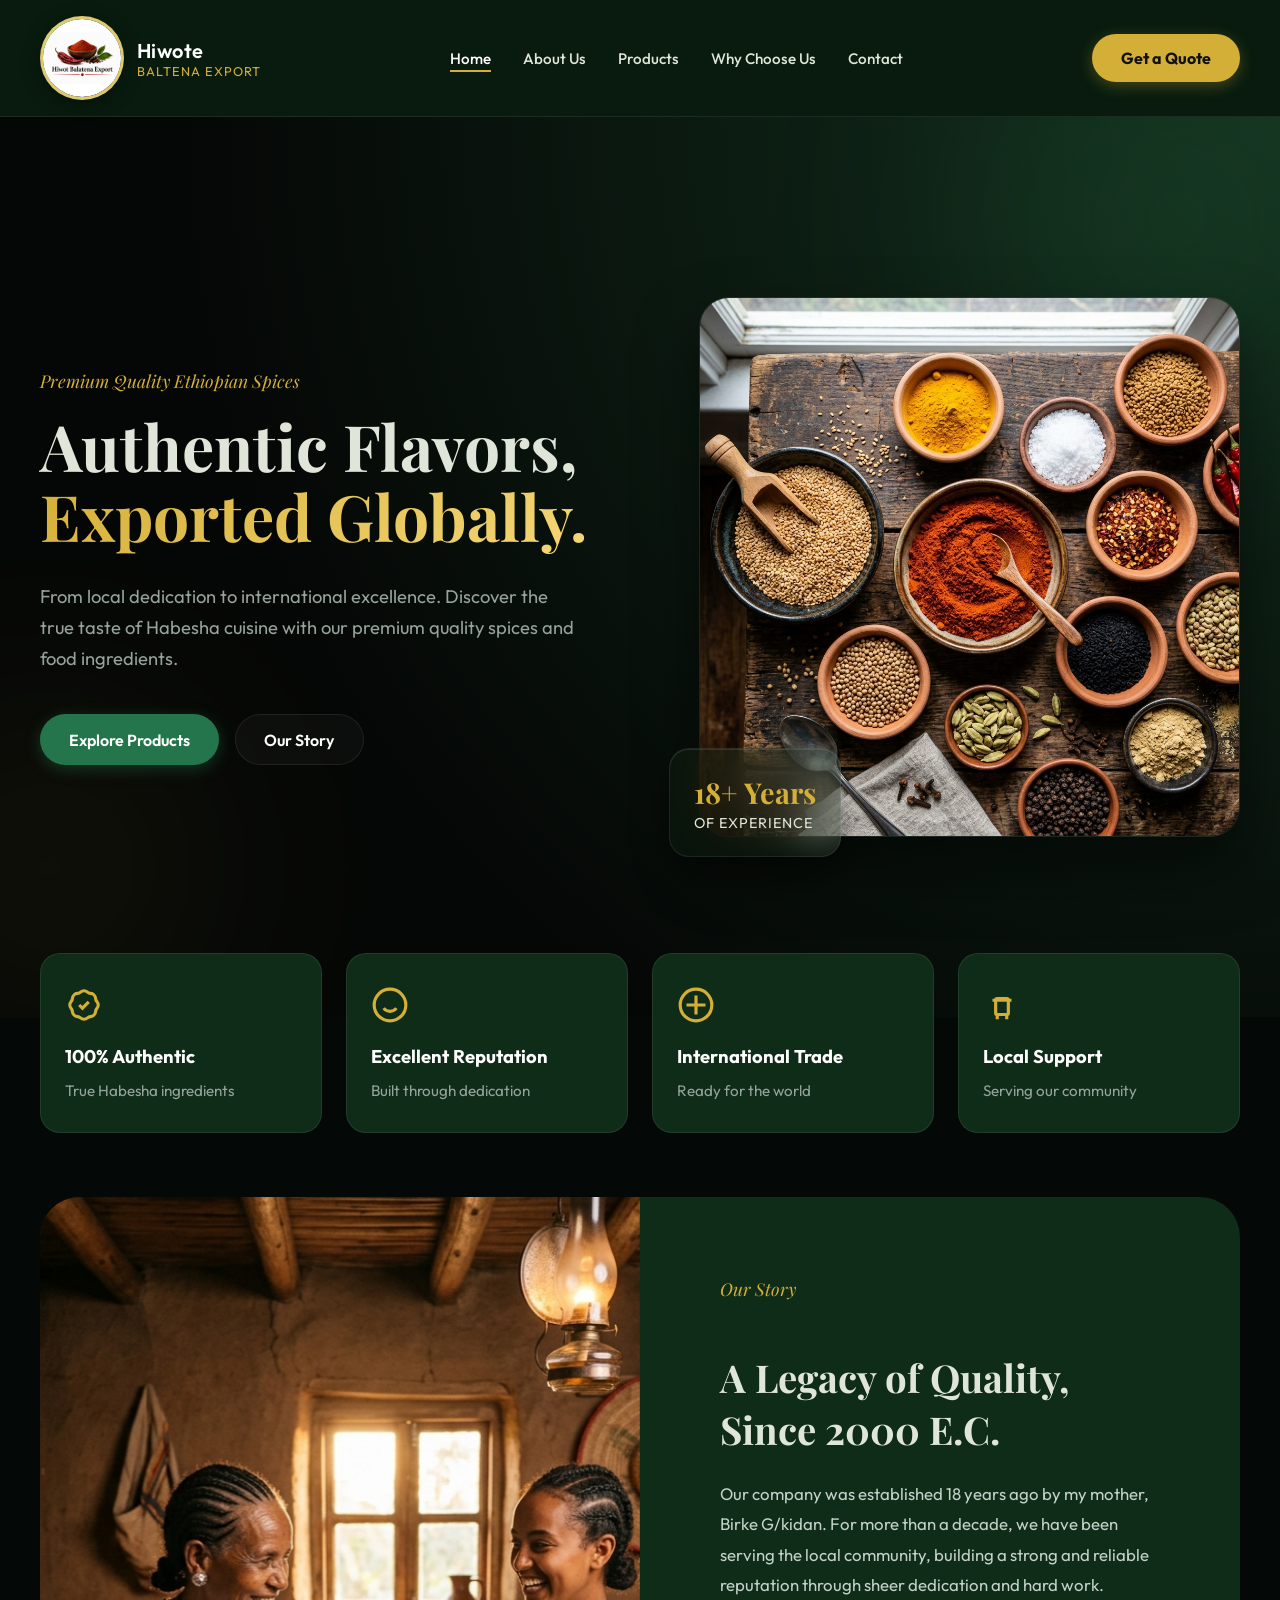
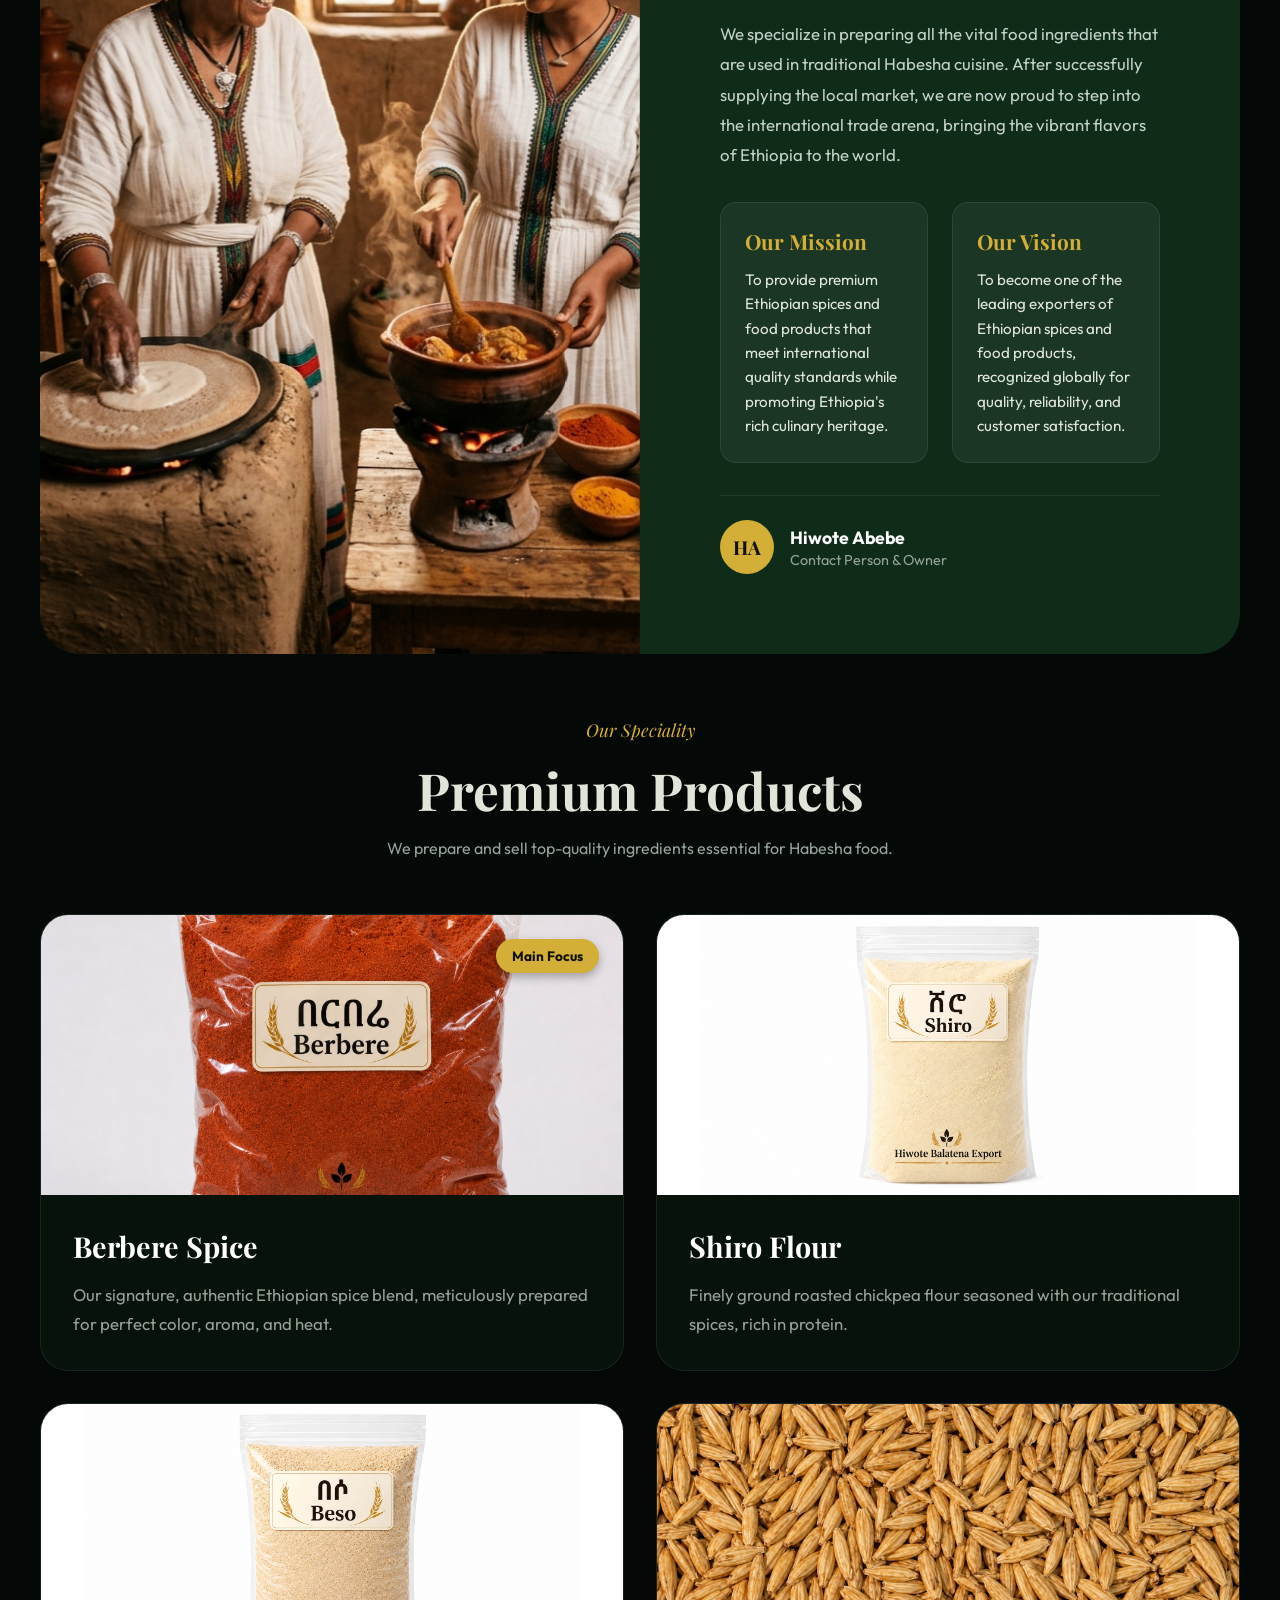
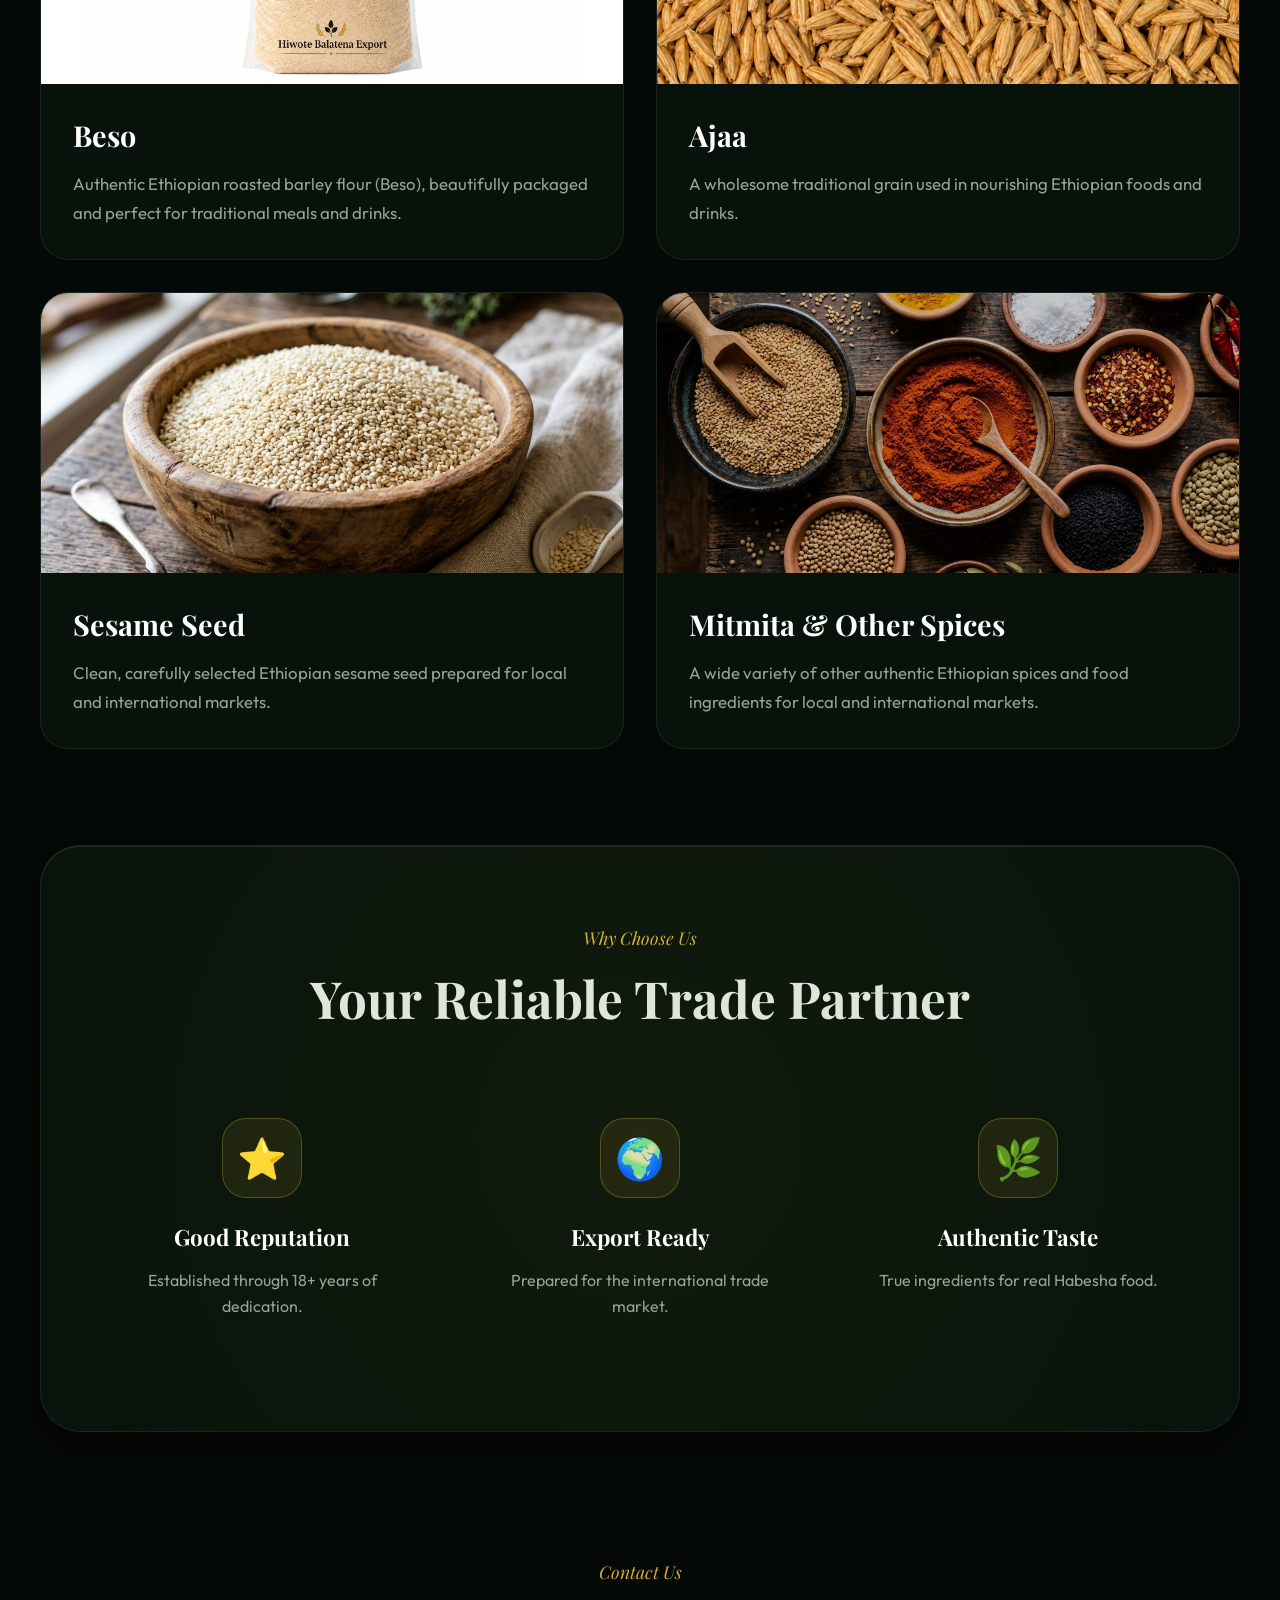
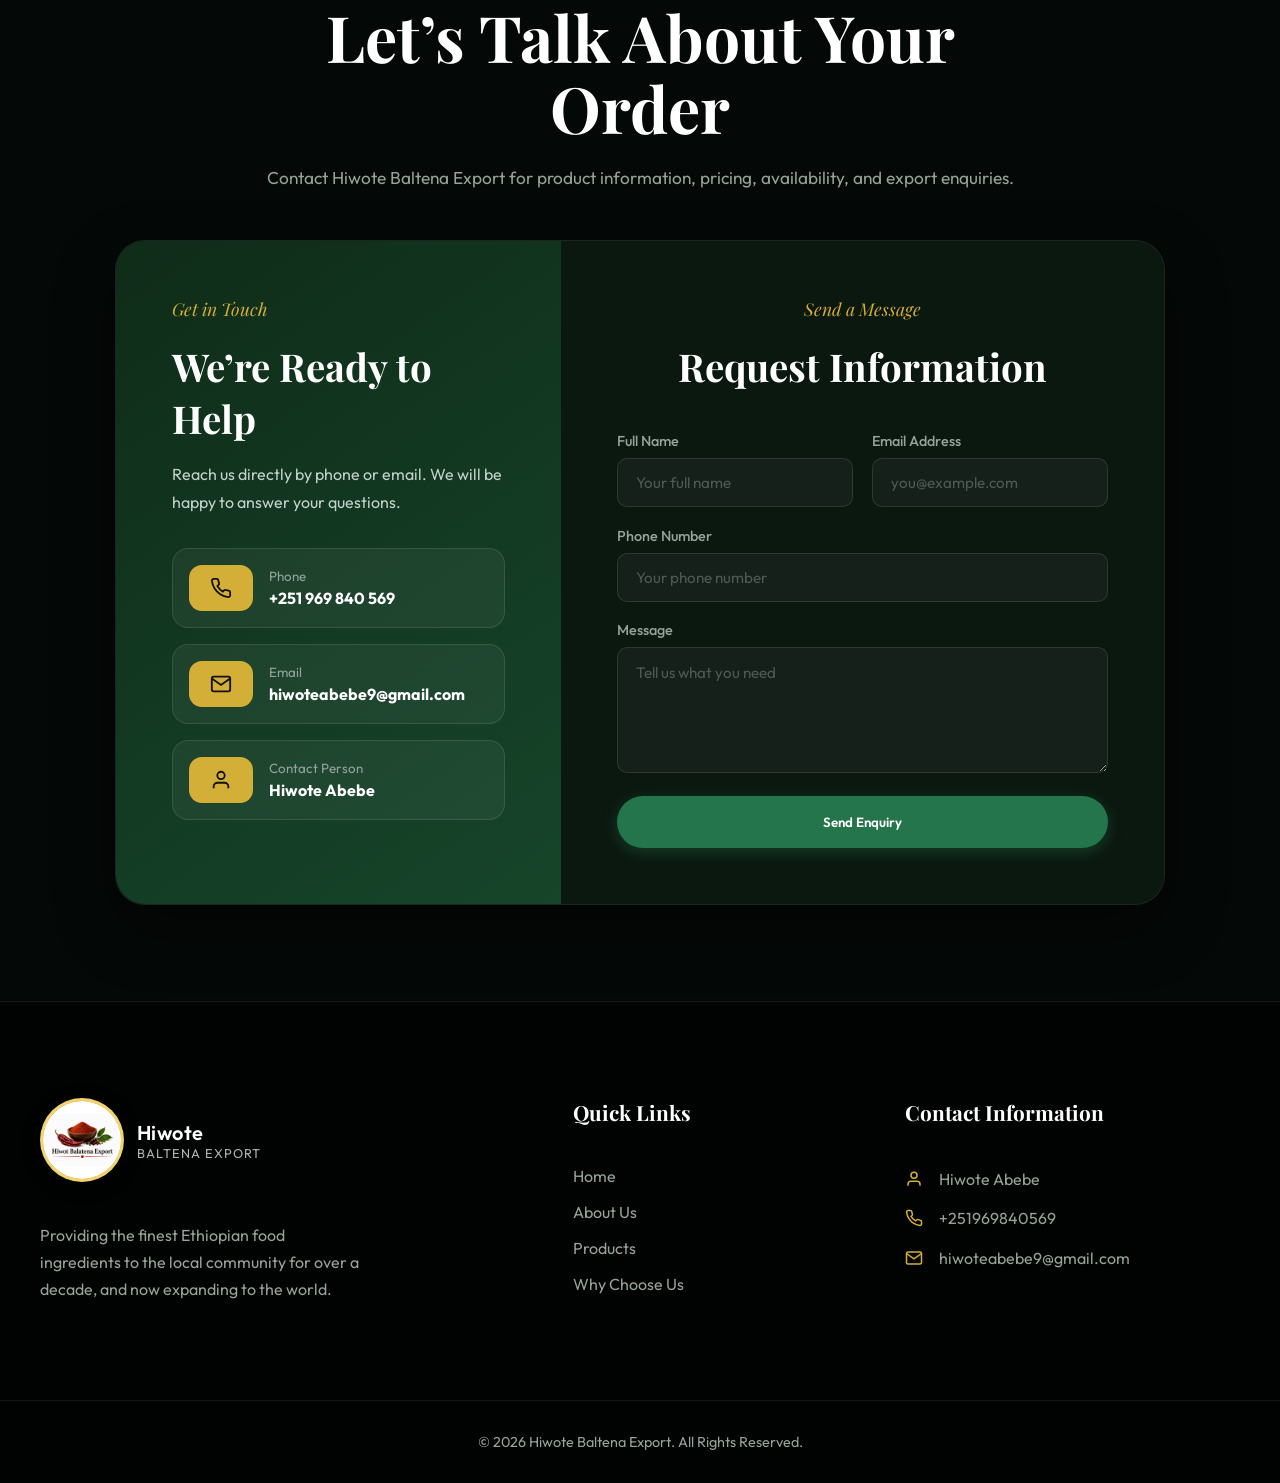
<file: index.html>
<!DOCTYPE html>
<html lang="en">
  <head>
    <meta charset="UTF-8" />
    <meta name="viewport" content="width=device-width, initial-scale=1.0, viewport-fit=cover" />
    <title>Hiwote Baltena Export</title>
    <meta name="description" content="Premium Ethiopian spices exporter. We provide authentic food ingredients like Berbere, Shiro, and Sesame seeds." />
    <link href="https://fonts.googleapis.com/css2?family=Outfit:wght@300;400;600;800&family=Playfair+Display:ital,wght@0,600;1,600&display=swap" rel="stylesheet" />
    <link rel="stylesheet" href="styles.css" />
  </head>
  <body class="page-home">
    <header class="site-header">
      <div class="container header-inner">
        <a class="brand" href="#home">
          <span class="brand-mark">
            <img src="images/logo.png?v=20260811-2" alt="Hiwote Baltena Export logo" />
          </span>
          <div>
            <strong>Hiwote</strong>
            <small>Baltena Export</small>
          </div>
        </a>
        <nav class="main-nav">
          <a href="index.html#home" class="active">Home</a>
          <a href="about.html#about">About Us</a>
          <a href="products.html#products">Products</a>
          <a href="why.html#why">Why Choose Us</a>
          <a href="contact.html#contact">Contact</a>
        </nav>
        <a class="btn btn-cta" href="#contact" id="getQuoteBtn">Get a Quote</a>
        <button class="mobile-menu-btn" aria-label="Toggle Menu">
          <svg viewBox="0 0 24 24" width="24" height="24" stroke="currentColor" stroke-width="2" fill="none" stroke-linecap="round"><line x1="3" y1="12" x2="21" y2="12"></line><line x1="3" y1="6" x2="21" y2="6"></line><line x1="3" y1="18" x2="21" y2="18"></line></svg>
        </button>
      </div>
    </header>

    <div class="mobile-nav-overlay">
      <a href="index.html#home" class="mobile-link active">Home</a>
      <a href="about.html#about" class="mobile-link">About Us</a>
      <a href="products.html#products" class="mobile-link">Products</a>
      <a href="why.html#why" class="mobile-link">Why Choose Us</a>
      <a href="contact.html#contact" class="mobile-link">Contact</a>
    </div>

    <main>
      <section id="home" class="hero-section">
        <div class="bg-orb bg-orb-1"></div>
        <div class="bg-orb bg-orb-2"></div>
        <div class="container hero-grid">
          <div class="hero-copy slide-up">
            <span class="eyebrow">Premium Quality Ethiopian Spices</span>
            <h1>Authentic Flavors, <br/><span class="text-gradient">Exported Globally.</span></h1>
            <p>From local dedication to international excellence. Discover the true taste of Habesha cuisine with our premium quality spices and food ingredients.</p>
            <div class="hero-actions">
              <a class="btn btn-primary" href="#products">Explore Products</a>
              <a class="btn btn-secondary" href="#about">Our Story</a>
            </div>
          </div>
          <div class="hero-image fade-in">
            <img src="images/hero.png" alt="Ethiopian spices" class="hero-image-main floating" />
            <div class="glass-card hero-badge">
              <strong>18+ Years</strong>
              <span>of Experience</span>
            </div>
          </div>
        </div>
      </section>

      <section class="highlights container reveal reveal-up">
        <div class="highlight-item reveal reveal-scale stagger-1">
          <svg class="highlight-icon" viewBox="0 0 24 24" fill="none" stroke="currentColor" stroke-width="2">
            <path d="M9 12l2 2 4-4M7.835 4.697a3.42 3.42 0 001.946-.806 3.42 3.42 0 014.438 0 3.42 3.42 0 001.946.806 3.42 3.42 0 013.138 3.138 3.42 3.42 0 00.806 1.946 3.42 3.42 0 010 4.438 3.42 3.42 0 00-.806 1.946 3.42 3.42 0 01-3.138 3.138 3.42 3.42 0 00-1.946.806 3.42 3.42 0 01-4.438 0 3.42 3.42 0 00-1.946-.806 3.42 3.42 0 01-3.138-3.138 3.42 3.42 0 00-.806-1.946 3.42 3.42 0 010-4.438 3.42 3.42 0 00.806-1.946 3.42 3.42 0 013.138-3.138z"></path>
          </svg>
          <strong>100% Authentic</strong>
          <span>True Habesha ingredients</span>
        </div>
        <div class="highlight-item reveal reveal-scale stagger-2">
          <svg class="highlight-icon" viewBox="0 0 24 24" fill="none" stroke="currentColor" stroke-width="2">
            <circle cx="12" cy="12" r="10"></circle>
            <path d="M8 14s1.5 2 4 2 4-2 4-2M9 9h.01M15 9h.01"></path>
          </svg>
          <strong>Excellent Reputation</strong>
          <span>Built through dedication</span>
        </div>
        <div class="highlight-item reveal reveal-scale stagger-3">
          <svg class="highlight-icon" viewBox="0 0 24 24" fill="none" stroke="currentColor" stroke-width="2">
            <circle cx="12" cy="12" r="10"></circle>
            <path d="M12 6v12M6 12h12"></path>
          </svg>
          <strong>International Trade</strong>
          <span>Ready for the world</span>
        </div>
        <div class="highlight-item reveal reveal-scale stagger-4">
          <svg class="highlight-icon" viewBox="0 0 24 24" fill="none" stroke="currentColor" stroke-width="2">
            <path d="M9 18h6m-6 0a1 1 0 01-1-1V9a1 1 0 011-1h6a1 1 0 011 1v8a1 1 0 01-1 1m0 0v3m-6-3v3m3-15h.01M6 9h12"></path>
          </svg>
          <strong>Local Support</strong>
          <span>Serving our community</span>
        </div>
      </section>

      <section id="about" class="section-dark container reveal reveal-up" style="border-radius: 40px; margin-top: 4rem; overflow: hidden; padding: 0;">
        <div class="about-grid">
          <div class="about-image-wrapper reveal reveal-right stagger-1">
            <img src="images/about.png" alt="Traditional Ethiopian food preparation" class="about-image" />
          </div>
          <div class="about-content reveal reveal-left stagger-2">
            <span class="eyebrow">Our Story</span>
            <h2>A Legacy of Quality, Since 2000 E.C.</h2>
            <p>Our company was established 18 years ago by my mother, Birke G/kidan. For more than a decade, we have been serving the local community, building a strong and reliable reputation through sheer dedication and hard work.</p>
            <p>We specialize in preparing all the vital food ingredients that are used in traditional Habesha cuisine. After successfully supplying the local market, we are now proud to step into the international trade arena, bringing the vibrant flavors of Ethiopia to the world.</p>
            
            <div class="mission-vision-grid mt-2" style="display: grid; grid-template-columns: 1fr 1fr; gap: 1.5rem;">
              <div class="mv-card" style="background: rgba(255,255,255,0.05); padding: 1.5rem; border-radius: 16px; border: 1px solid var(--glass-border);">
                <h4 style="color: var(--gold); margin-top: 0; margin-bottom: 0.8rem; font-family: 'Playfair Display', serif; font-size: 1.3rem;">Our Mission</h4>
                <p style="font-size: 0.95rem; line-height: 1.6; margin: 0; color: #e0e5d9;">To provide premium Ethiopian spices and food products that meet international quality standards while promoting Ethiopia's rich culinary heritage.</p>
              </div>
              <div class="mv-card" style="background: rgba(255,255,255,0.05); padding: 1.5rem; border-radius: 16px; border: 1px solid var(--glass-border);">
                <h4 style="color: var(--gold); margin-top: 0; margin-bottom: 0.8rem; font-family: 'Playfair Display', serif; font-size: 1.3rem;">Our Vision</h4>
                <p style="font-size: 0.95rem; line-height: 1.6; margin: 0; color: #e0e5d9;">To become one of the leading exporters of Ethiopian spices and food products, recognized globally for quality, reliability, and customer satisfaction.</p>
              </div>
            </div>

            <div class="founder-info mt-2">
              <div class="avatar">HA</div>
              <div>
                <strong>Hiwote Abebe</strong>
                <span>Contact Person & Owner</span>
              </div>
            </div>
          </div>
        </div>
      </section>

      <section id="products" class="section-light container reveal reveal-up" style="margin-top: 4rem;">
        <div class="section-header reveal reveal-up">
          <span class="eyebrow">Our Speciality</span>
          <h2>Premium Products</h2>
          <p style="color: var(--muted); max-width: 600px; margin: 1rem auto;">We prepare and sell top-quality ingredients essential for Habesha food.</p>
        </div>
        
        <div class="cards-grid">
          <article class="product-card featured-product reveal reveal-scale stagger-1">
            <div class="card-image-wrap">
              <img src="images/berbere.jpg" alt="Berbere Spice" class="product-image" />
              <div class="featured-badge">Main Focus</div>
            </div>
            <div class="card-content">
              <h3>Berbere Spice</h3>
              <p>Our signature, authentic Ethiopian spice blend, meticulously prepared for perfect color, aroma, and heat.</p>
            </div>
          </article>
          
          <article class="product-card featured-product reveal reveal-scale stagger-2">
            <div class="card-image-wrap">
              <img src="images/shiro-package.png" alt="Shiro Flour" class="product-image" />
            </div>
            <div class="card-content">
              <h3>Shiro Flour</h3>
              <p>Finely ground roasted chickpea flour seasoned with our traditional spices, rich in protein.</p>
            </div>
          </article>

          <article class="product-card reveal reveal-scale stagger-3">
            <div class="card-image-wrap">
              <img src="images/beso-package.png" alt="Beso" class="product-image" />
            </div>
            <div class="card-content">
              <h3>Beso</h3>
              <p>Authentic Ethiopian roasted barley flour (Beso), beautifully packaged and perfect for traditional meals and drinks.</p>
            </div>
          </article>

          <article class="product-card reveal reveal-scale stagger-4">
            <div class="card-image-wrap">
              <img src="images/ajaa.png" alt="Golden Ajaa grain" class="product-image" />
            </div>
            <div class="card-content">
              <h3>Ajaa</h3>
              <p>A wholesome traditional grain used in nourishing Ethiopian foods and drinks.</p>
            </div>
          </article>
          <article class="product-card reveal reveal-scale stagger-4">
            <div class="card-image-wrap">
              <img src="images/sesame.png" alt="Ethiopian sesame seeds" class="product-image" />
            </div>
            <div class="card-content">
              <h3>Sesame Seed</h3>
              <p>Clean, carefully selected Ethiopian sesame seed prepared for local and international markets.</p>
            </div>
          </article>
          <article class="product-card reveal reveal-scale stagger-4">
            <div class="card-image-wrap">
              <img src="images/hero.png" alt="Other spices and food ingredients" class="product-image" style="filter: brightness(0.8);" />
            </div>
            <div class="card-content">
              <h3>Mitmita & Other Spices</h3>
              <p>A wide variety of other authentic Ethiopian spices and food ingredients for local and international markets.</p>
            </div>
          </article>
        </div>
      </section>

      <section id="why" class="container reveal reveal-up" style="margin: 6rem auto;">
        <div class="glass-banner">
          <div class="section-header section-header-light reveal reveal-up">
            <span class="eyebrow" style="color: var(--gold)">Why Choose Us</span>
            <h2>Your Reliable Trade Partner</h2>
          </div>
          <div class="feature-grid">
            <div class="feature-item reveal reveal-up stagger-1">
              <div class="feature-icon-box">⭐</div>
              <h4>Good Reputation</h4>
              <p>Established through 18+ years of dedication.</p>
            </div>
            <div class="feature-item reveal reveal-up stagger-2">
              <div class="feature-icon-box">🌍</div>
              <h4>Export Ready</h4>
              <p>Prepared for the international trade market.</p>
            </div>
            <div class="feature-item reveal reveal-up stagger-3">
              <div class="feature-icon-box">🌿</div>
              <h4>Authentic Taste</h4>
              <p>True ingredients for real Habesha food.</p>
            </div>
          </div>
        </div>
      </section>

      <section id="contact" class="contact-page-section home-contact-page container reveal reveal-up">
        <div class="contact-page-heading">
          <span class="eyebrow">Contact Us</span>
          <h2>Let’s Talk About Your Order</h2>
          <p>Contact Hiwote Baltena Export for product information, pricing, availability, and export enquiries.</p>
        </div>

        <div class="contact-page-grid">
          <aside class="contact-info-panel">
            <span class="eyebrow">Get in Touch</span>
            <h2>We’re Ready to Help</h2>
            <p>Reach us directly by phone or email. We will be happy to answer your questions.</p>

            <div class="contact-info-list">
              <a class="contact-info-item" href="tel:+251969840569">
                <span class="contact-info-icon" aria-hidden="true">
                  <svg viewBox="0 0 24 24" width="22" height="22" fill="none" stroke="currentColor" stroke-width="2"><path d="M22 16.92v3a2 2 0 0 1-2.18 2 19.79 19.79 0 0 1-8.63-3.07 19.5 19.5 0 0 1-6-6 19.79 19.79 0 0 1-3.07-8.67A2 2 0 0 1 4.11 2h3a2 2 0 0 1 2 1.72 12.84 12.84 0 0 0 .7 2.81 2 2 0 0 1-.45 2.11L8.09 9.91a16 16 0 0 0 6 6l1.27-1.27a2 2 0 0 1 2.11-.45 12.84 12.84 0 0 0 2.81.7A2 2 0 0 1 22 16.92z"></path></svg>
                </span>
                <span><small>Phone</small><strong>+251 969 840 569</strong></span>
              </a>

              <a class="contact-info-item" href="mailto:hiwoteabebe9@gmail.com">
                <span class="contact-info-icon" aria-hidden="true">
                  <svg viewBox="0 0 24 24" width="22" height="22" fill="none" stroke="currentColor" stroke-width="2"><path d="M4 4h16c1.1 0 2 .9 2 2v12c0 1.1-.9 2-2 2H4c-1.1 0-2-.9-2-2V6c0-1.1.9-2 2-2z"></path><polyline points="22,6 12,13 2,6"></polyline></svg>
                </span>
                <span><small>Email</small><strong>hiwoteabebe9@gmail.com</strong></span>
              </a>

              <div class="contact-info-item">
                <span class="contact-info-icon" aria-hidden="true">
                  <svg viewBox="0 0 24 24" width="22" height="22" fill="none" stroke="currentColor" stroke-width="2"><path d="M20 21v-2a4 4 0 0 0-4-4H8a4 4 0 0 0-4 4v2"></path><circle cx="12" cy="7" r="4"></circle></svg>
                </span>
                <span><small>Contact Person</small><strong>Hiwote Abebe</strong></span>
              </div>
            </div>
          </aside>

          <div class="contact-form-panel">
            <div class="contact-form-heading">
              <span class="eyebrow">Send a Message</span>
              <h2>Request Information</h2>
            </div>
            <form class="contact-form contact-page-form">
              <div class="form-row">
                <div class="form-group">
                  <label for="home-contact-name">Full Name</label>
                  <input type="text" id="home-contact-name" name="name" placeholder="Your full name" minlength="2" required />
                </div>
                <div class="form-group">
                  <label for="home-contact-email">Email Address</label>
                  <input type="email" id="home-contact-email" name="email" placeholder="you@example.com" required />
                </div>
              </div>
              <div class="form-group">
                <label for="home-contact-phone">Phone Number</label>
                <input type="tel" id="home-contact-phone" name="phone" placeholder="Your phone number" />
              </div>
              <div class="form-group">
                <label for="home-contact-message">Message</label>
                <textarea id="home-contact-message" name="message" rows="5" placeholder="Tell us what you need" minlength="2" required></textarea>
              </div>
              <button type="submit" class="btn btn-primary">Send Enquiry</button>
            </form>
          </div>
        </div>
      </section>
    </main>

    <footer id="contact-footer" class="site-footer">
      <div class="container footer-grid">
        <div class="footer-brand">
          <a class="brand" href="#home" style="margin-bottom: 1.5rem; display: inline-flex;">
            <span class="brand-mark" style="background: var(--gold); color: #111;">
              <img src="images/logo.png?v=20260811-2" alt="Hiwote Baltena Export logo" />
            </span>
            <div>
              <strong>Hiwote</strong>
              <small style="color: rgba(255,255,255,0.7)">Baltena Export</small>
            </div>
          </a>
          <p>Providing the finest Ethiopian food ingredients to the local community for over a decade, and now expanding to the world.</p>
        </div>
        
        <div class="footer-links">
          <h4 class="footer-heading">Quick Links</h4>
          <a href="#home" class="active">Home</a>
          <a href="#about">About Us</a>
          <a href="#products">Products</a>
          <a href="#why">Why Choose Us</a>
        </div>
        
        <div class="footer-contact">
          <h4 class="footer-heading">Contact Information</h4>
          <div class="contact-line">
            <svg viewBox="0 0 24 24" width="18" height="18" fill="none" stroke="var(--gold)" stroke-width="2"><path d="M20 21v-2a4 4 0 0 0-4-4H8a4 4 0 0 0-4 4v2"></path><circle cx="12" cy="7" r="4"></circle></svg>
            <span>Hiwote Abebe</span>
          </div>
          <div class="contact-line">
            <svg viewBox="0 0 24 24" width="18" height="18" fill="none" stroke="var(--gold)" stroke-width="2"><path d="M22 16.92v3a2 2 0 0 1-2.18 2 19.79 19.79 0 0 1-8.63-3.07 19.5 19.5 0 0 1-6-6 19.79 19.79 0 0 1-3.07-8.67A2 2 0 0 1 4.11 2h3a2 2 0 0 1 2 1.72 12.84 12.84 0 0 0 .7 2.81 2 2 0 0 1-.45 2.11L8.09 9.91a16 16 0 0 0 6 6l1.27-1.27a2 2 0 0 1 2.11-.45 12.84 12.84 0 0 0 2.81.7A2 2 0 0 1 22 16.92z"></path></svg>
            <span>+251969840569</span>
          </div>
          <div class="contact-line">
            <svg viewBox="0 0 24 24" width="18" height="18" fill="none" stroke="var(--gold)" stroke-width="2"><path d="M4 4h16c1.1 0 2 .9 2 2v12c0 1.1-.9 2-2 2H4c-1.1 0-2-.9-2-2V6c0-1.1.9-2 2-2z"></path><polyline points="22,6 12,13 2,6"></polyline></svg>
            <span>hiwoteabebe9@gmail.com</span>
          </div>
        </div>
      </div>
      <div class="footer-copy">© 2026 Hiwote Baltena Export. All Rights Reserved.</div>
    </footer>
    <!-- Quote Modal -->
    <div class="modal-overlay" id="quoteModal">
      <div class="modal-content">
        <button class="close-modal" aria-label="Close modal">&times;</button>
        <div class="section-header section-header-light" style="margin-bottom: 2rem;">
          <span class="eyebrow" style="color: var(--gold)">Get in Touch</span>
          <h2 style="font-size: 2.2rem; margin:0; color:var(--white);">Request a Quote</h2>
        </div>
        <form class="contact-form modal-contact-form">
          <div class="form-row">
            <div class="form-group">
              <label for="m-name">Full Name <span class="required">*</span></label>
              <input type="text" id="m-name" placeholder="John Doe" minlength="2" required />
            </div>
            <div class="form-group">
              <label for="m-phone">Phone Number <span class="required">*</span></label>
              <input type="tel" id="m-phone" placeholder="+251..." pattern="^\+?[0-9\s\-\(\)]+$" title="Please enter a valid phone number (digits, spaces, or +)" required />
            </div>
          </div>
          
          <div class="form-group">
            <label for="m-email">Email Address <span class="required">*</span></label>
            <input type="email" id="m-email" placeholder="john@email.com" required />
          </div>

          <div class="form-group">
            <label for="m-message">Message <span class="required">*</span></label>
            <textarea id="m-message" placeholder="How can we help?" rows="4" minlength="2" required></textarea>
          </div>
          
          <button type="submit" class="btn btn-primary" style="width: 100%; margin-top: 1rem;">Submit Quote Request</button>
        </form>
      </div>
    </div>

    <script>
      // Intersection Observer for scroll animations
      const observerOptions = {
        root: null,
        rootMargin: '0px',
        threshold: 0.15
      };

      const observer = new IntersectionObserver((entries, observer) => {
        entries.forEach(entry => {
          if (entry.isIntersecting) {
            entry.target.classList.add('active');
            observer.unobserve(entry.target);
          }
        });
      }, observerOptions);

      document.querySelectorAll('.reveal').forEach((el) => {
        observer.observe(el);
      });

      // Mobile Menu Toggle
      const mobileBtn = document.querySelector('.mobile-menu-btn');
      const mobileNav = document.querySelector('.mobile-nav-overlay');
      const mobileLinks = document.querySelectorAll('.mobile-link');

      if(mobileBtn && mobileNav) {
        mobileBtn.addEventListener('click', () => {
          mobileNav.classList.toggle('active');
          const isExpanded = mobileNav.classList.contains('active');
          mobileBtn.setAttribute('aria-expanded', isExpanded);
        });

        mobileLinks.forEach(link => {
          link.addEventListener('click', () => {
            mobileNav.classList.remove('active');
            mobileBtn.setAttribute('aria-expanded', 'false');
          });
        });
      }

      // Quote Modal Toggle
      const quoteBtn = document.getElementById('getQuoteBtn');
      const quoteModal = document.getElementById('quoteModal');
      const closeBtn = document.querySelector('.close-modal');

      if (quoteBtn && quoteModal) {
        quoteBtn.addEventListener('click', (e) => {
          e.preventDefault();
          quoteModal.classList.add('active');
        });
      }

      if (closeBtn && quoteModal) {
        closeBtn.addEventListener('click', () => {
          quoteModal.classList.remove('active');
        });
      }

      // Close modal on outside click
      window.addEventListener('click', (e) => {
        if (e.target === quoteModal) {
          quoteModal.classList.remove('active');
        }
      });
    </script>

    <script>
      // Show a confirmation message after a valid form submission.
      document.querySelectorAll('.contact-form-disabled').forEach((form) => {
        form.addEventListener('submit', (event) => {
          event.preventDefault();

          if (!form.checkValidity()) {
            form.reportValidity();
            return;
          }

          let message = form.querySelector('.form-success-message');
          if (!message) {
            message = document.createElement('div');
            message.className = 'form-success-message';
            message.setAttribute('role', 'status');
            message.setAttribute('aria-live', 'polite');
            form.appendChild(message);
          }

          message.innerHTML = '<strong>Thank you!</strong><span>Your enquiry has been submitted successfully. We will contact you soon.</span>';
          message.classList.add('show');
          form.reset();
          message.scrollIntoView({ behavior: 'smooth', block: 'nearest' });
        });
      });
    </script>
    <script src="contact.js"></script>
  </body>
</html>
</file>
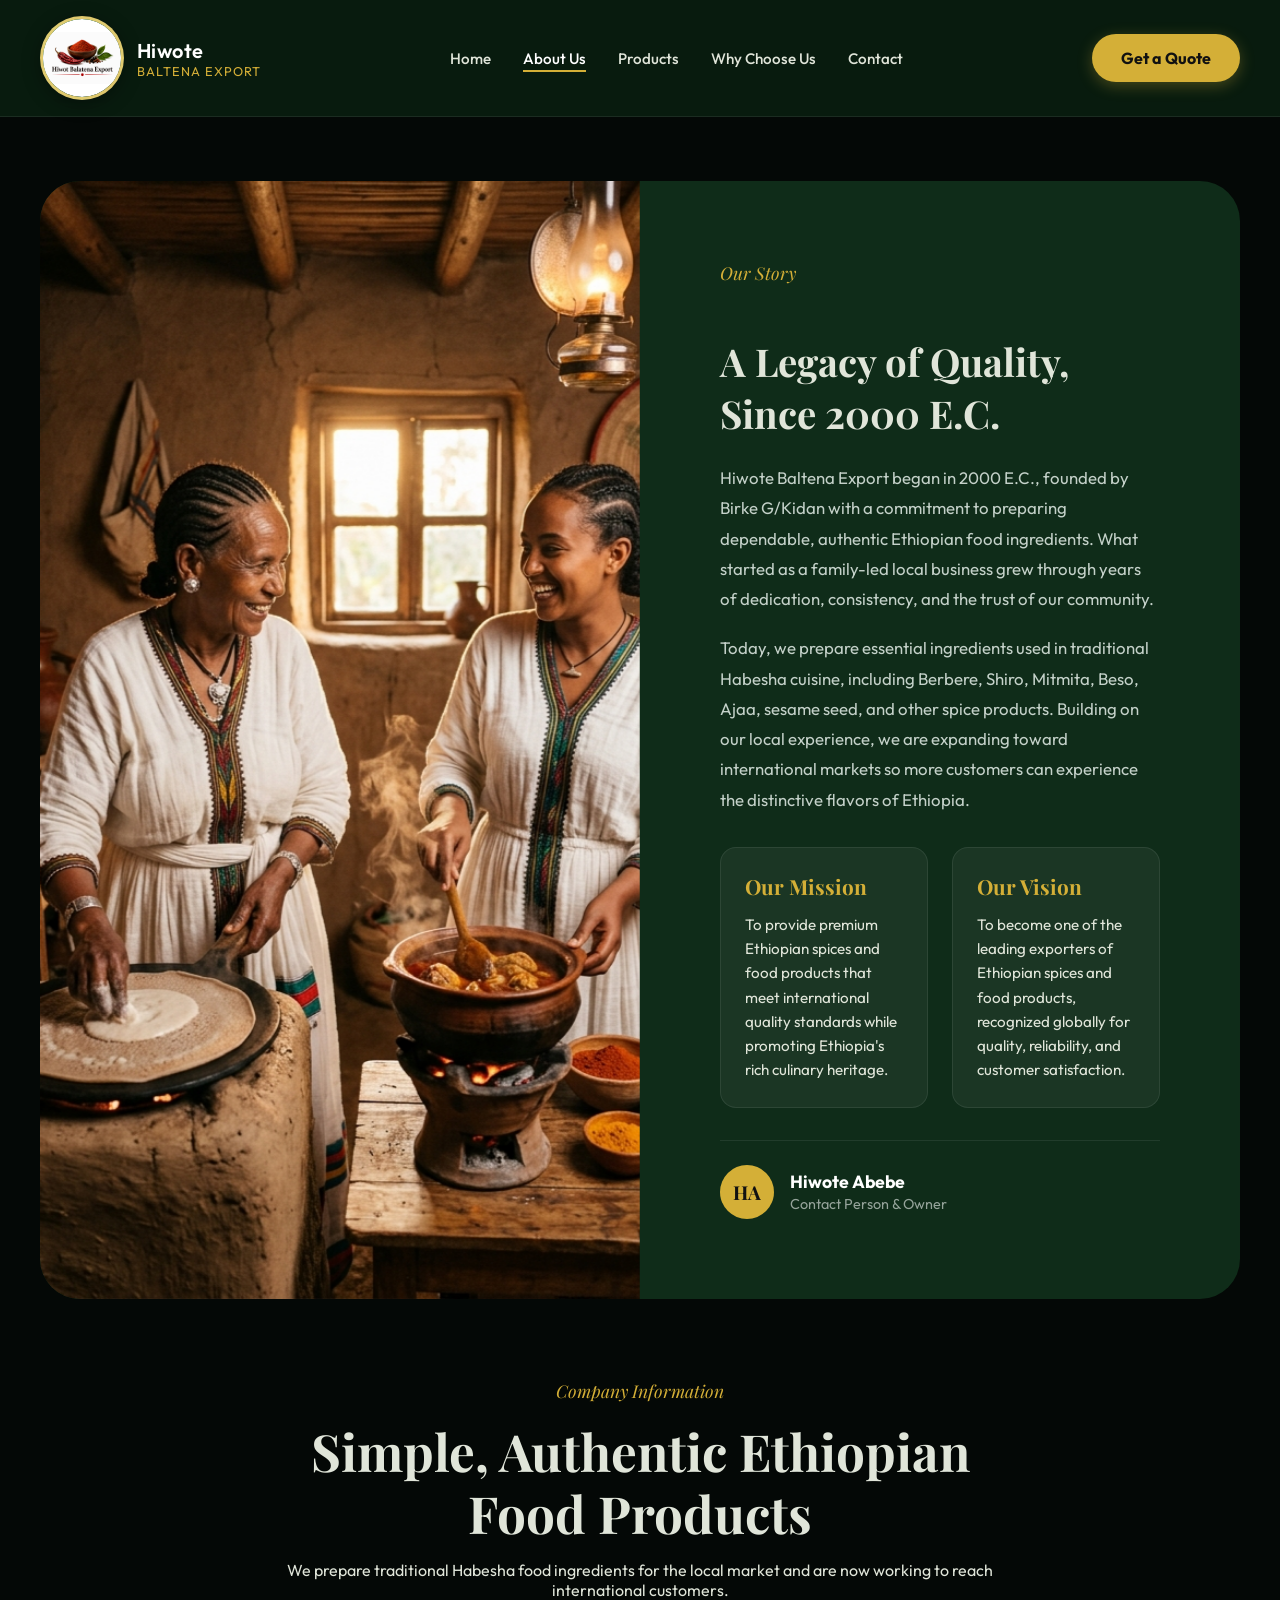
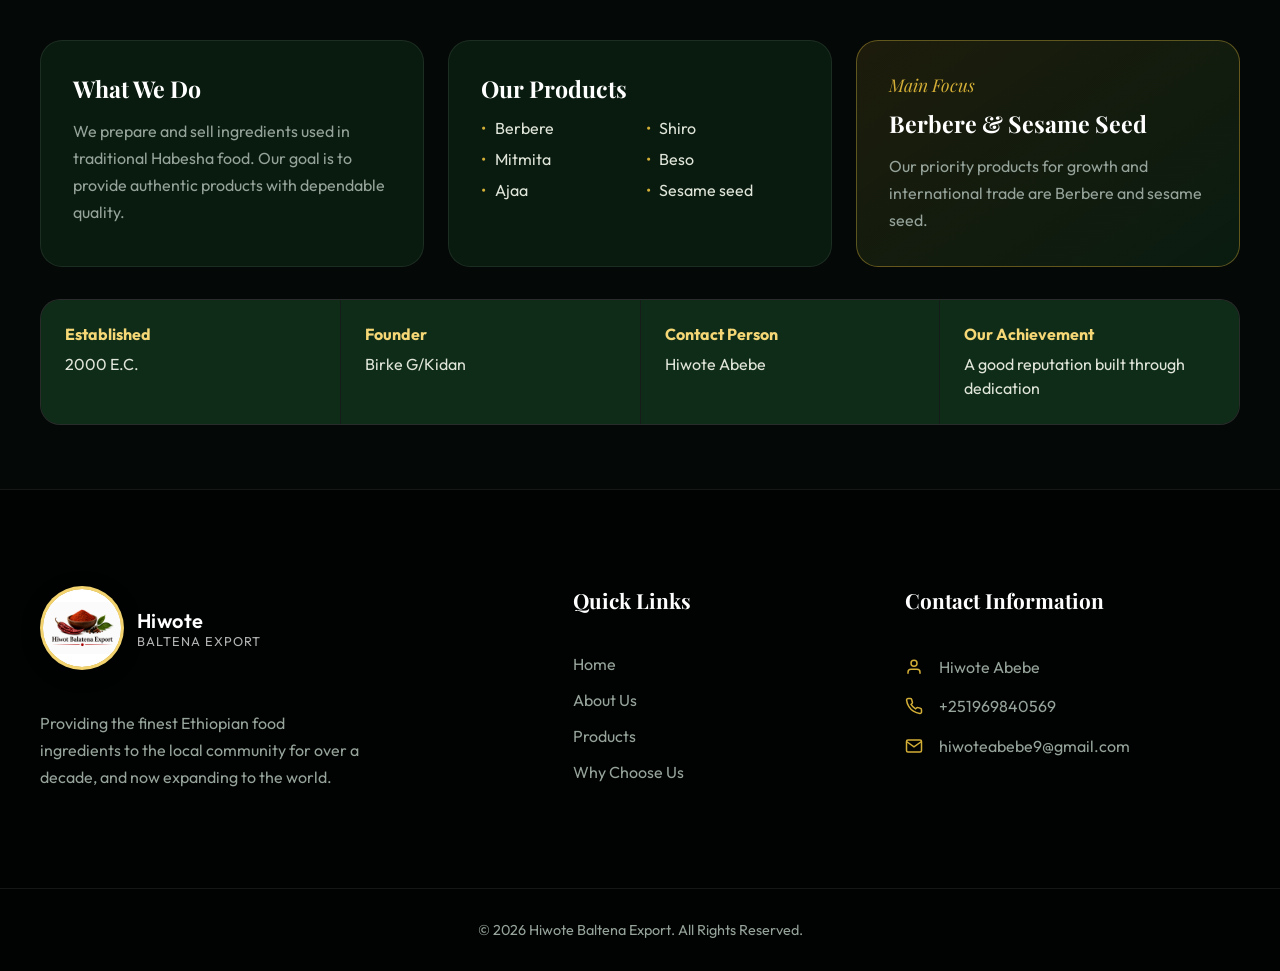
<file: about.html>
<!DOCTYPE html>
<html lang="en">
  <head>
    <meta charset="UTF-8" />
    <meta name="viewport" content="width=device-width, initial-scale=1.0, viewport-fit=cover" />
    <title>About Us - Hiwote Baltena Export</title>
    <meta name="description" content="Premium Ethiopian spices exporter. Learn about our legacy of quality since 2000 E.C." />
    <link href="https://fonts.googleapis.com/css2?family=Outfit:wght@300;400;600;800&family=Playfair+Display:ital,wght@0,600;1,600&display=swap" rel="stylesheet" />
    <link rel="stylesheet" href="styles.css" />
  </head>
  <body>
    <header class="site-header">
      <div class="container header-inner">
        <a class="brand" href="index.html#home">
          <span class="brand-mark">
            <img src="images/logo.png?v=20260811-2" alt="Hiwote Baltena Export logo" />
          </span>
          <div>
            <strong>Hiwote</strong>
            <small>Baltena Export</small>
          </div>
        </a>
        <nav class="main-nav">
          <a href="index.html#home">Home</a>
          <a href="about.html#about" class="active">About Us</a>
          <a href="products.html#products">Products</a>
          <a href="why.html#why">Why Choose Us</a>
          <a href="contact.html#contact">Contact</a>
        </nav>
        <a class="btn btn-cta" href="contact.html#contact" id="getQuoteBtn">Get a Quote</a>
        <button class="mobile-menu-btn" aria-label="Toggle Menu">
          <svg viewBox="0 0 24 24" width="24" height="24" stroke="currentColor" stroke-width="2" fill="none" stroke-linecap="round"><line x1="3" y1="12" x2="21" y2="12"></line><line x1="3" y1="6" x2="21" y2="6"></line><line x1="3" y1="18" x2="21" y2="18"></line></svg>
        </button>
      </div>
    </header>

    <div class="mobile-nav-overlay">
      <a href="index.html#home" class="mobile-link">Home</a>
      <a href="about.html#about" class="mobile-link active">About Us</a>
      <a href="products.html#products" class="mobile-link">Products</a>
      <a href="why.html#why" class="mobile-link">Why Choose Us</a>
      <a href="contact.html#contact" class="mobile-link">Contact</a>
    </div>

    <main style="padding-top: 4rem; padding-bottom: 4rem;">
      <section id="about" class="section-dark container reveal reveal-up" style="border-radius: 40px; overflow: hidden; padding: 0;">
        <div class="about-grid">
          <div class="about-image-wrapper reveal reveal-right stagger-1">
            <img src="images/about.png" alt="Traditional Ethiopian food preparation" class="about-image" />
          </div>
          <div class="about-content reveal reveal-left stagger-2">
            <span class="eyebrow">Our Story</span>
            <h2>A Legacy of Quality, Since 2000 E.C.</h2>
            <p>Hiwote Baltena Export began in 2000 E.C., founded by Birke G/Kidan with a commitment to preparing dependable, authentic Ethiopian food ingredients. What started as a family-led local business grew through years of dedication, consistency, and the trust of our community.</p>
            <p>Today, we prepare essential ingredients used in traditional Habesha cuisine, including Berbere, Shiro, Mitmita, Beso, Ajaa, sesame seed, and other spice products. Building on our local experience, we are expanding toward international markets so more customers can experience the distinctive flavors of Ethiopia.</p>
            
            <div class="mission-vision-grid mt-2" style="display: grid; grid-template-columns: 1fr 1fr; gap: 1.5rem;">
              <div class="mv-card" style="background: rgba(255,255,255,0.05); padding: 1.5rem; border-radius: 16px; border: 1px solid var(--glass-border);">
                <h4 style="color: var(--gold); margin-top: 0; margin-bottom: 0.8rem; font-family: 'Playfair Display', serif; font-size: 1.3rem;">Our Mission</h4>
                <p style="font-size: 0.95rem; line-height: 1.6; margin: 0; color: #e0e5d9;">To provide premium Ethiopian spices and food products that meet international quality standards while promoting Ethiopia's rich culinary heritage.</p>
              </div>
              <div class="mv-card" style="background: rgba(255,255,255,0.05); padding: 1.5rem; border-radius: 16px; border: 1px solid var(--glass-border);">
                <h4 style="color: var(--gold); margin-top: 0; margin-bottom: 0.8rem; font-family: 'Playfair Display', serif; font-size: 1.3rem;">Our Vision</h4>
                <p style="font-size: 0.95rem; line-height: 1.6; margin: 0; color: #e0e5d9;">To become one of the leading exporters of Ethiopian spices and food products, recognized globally for quality, reliability, and customer satisfaction.</p>
              </div>
            </div>

            <div class="founder-info mt-2">
              <div class="avatar">HA</div>
              <div>
                <strong>Hiwote Abebe</strong>
                <span>Contact Person & Owner</span>
              </div>
            </div>
          </div>
        </div>
      </section>

      <section class="about-details container reveal reveal-up">
        <div class="section-header">
          <span class="eyebrow">Company Information</span>
          <h2>Simple, Authentic Ethiopian Food Products</h2>
          <p>We prepare traditional Habesha food ingredients for the local market and are now working to reach international customers.</p>
        </div>

        <div class="about-simple-grid">
          <article class="about-simple-card">
            <h3>What We Do</h3>
            <p>We prepare and sell ingredients used in traditional Habesha food. Our goal is to provide authentic products with dependable quality.</p>
          </article>

          <article class="about-simple-card">
            <h3>Our Products</h3>
            <ul class="about-product-list">
              <li>Berbere</li>
              <li>Shiro</li>
              <li>Mitmita</li>
              <li>Beso</li>
              <li>Ajaa</li>
              <li>Sesame seed</li>
            </ul>
          </article>

          <article class="about-simple-card about-focus-card">
            <span class="eyebrow">Main Focus</span>
            <h3>Berbere &amp; Sesame Seed</h3>
            <p>Our priority products for growth and international trade are Berbere and sesame seed.</p>
          </article>
        </div>

        <div class="about-facts">
          <div>
            <strong>Established</strong>
            <span>2000 E.C.</span>
          </div>
          <div>
            <strong>Founder</strong>
            <span>Birke G/Kidan</span>
          </div>
          <div>
            <strong>Contact Person</strong>
            <span>Hiwote Abebe</span>
          </div>
          <div>
            <strong>Our Achievement</strong>
            <span>A good reputation built through dedication</span>
          </div>
        </div>
      </section>
    </main>

    <footer id="contact" class="site-footer">
      <div class="container footer-grid">
        <div class="footer-brand">
          <a class="brand" href="index.html#home" style="margin-bottom: 1.5rem; display: inline-flex;">
            <span class="brand-mark" style="background: var(--gold); color: #111;">
              <img src="images/logo.png?v=20260811-2" alt="Hiwote Baltena Export logo" />
            </span>
            <div>
              <strong>Hiwote</strong>
              <small style="color: rgba(255,255,255,0.7)">Baltena Export</small>
            </div>
          </a>
          <p>Providing the finest Ethiopian food ingredients to the local community for over a decade, and now expanding to the world.</p>
        </div>
        
        <div class="footer-links">
          <h4 class="footer-heading">Quick Links</h4>
          <a href="index.html#home">Home</a>
          <a href="about.html#about">About Us</a>
          <a href="products.html#products">Products</a>
          <a href="why.html#why">Why Choose Us</a>
        </div>
        
        <div class="footer-contact">
          <h4 class="footer-heading">Contact Information</h4>
          <div class="contact-line">
            <svg viewBox="0 0 24 24" width="18" height="18" fill="none" stroke="var(--gold)" stroke-width="2"><path d="M20 21v-2a4 4 0 0 0-4-4H8a4 4 0 0 0-4 4v2"></path><circle cx="12" cy="7" r="4"></circle></svg>
            <span>Hiwote Abebe</span>
          </div>
          <div class="contact-line">
            <svg viewBox="0 0 24 24" width="18" height="18" fill="none" stroke="var(--gold)" stroke-width="2"><path d="M22 16.92v3a2 2 0 0 1-2.18 2 19.79 19.79 0 0 1-8.63-3.07 19.5 19.5 0 0 1-6-6 19.79 19.79 0 0 1-3.07-8.67A2 2 0 0 1 4.11 2h3a2 2 0 0 1 2 1.72 12.84 12.84 0 0 0 .7 2.81 2 2 0 0 1-.45 2.11L8.09 9.91a16 16 0 0 0 6 6l1.27-1.27a2 2 0 0 1 2.11-.45 12.84 12.84 0 0 0 2.81.7A2 2 0 0 1 22 16.92z"></path></svg>
            <span>+251969840569</span>
          </div>
          <div class="contact-line">
            <svg viewBox="0 0 24 24" width="18" height="18" fill="none" stroke="var(--gold)" stroke-width="2"><path d="M4 4h16c1.1 0 2 .9 2 2v12c0 1.1-.9 2-2 2H4c-1.1 0-2-.9-2-2V6c0-1.1.9-2 2-2z"></path><polyline points="22,6 12,13 2,6"></polyline></svg>
            <span>hiwoteabebe9@gmail.com</span>
          </div>
        </div>
      </div>
      <div class="footer-copy">© 2026 Hiwote Baltena Export. All Rights Reserved.</div>
    </footer>

    <!-- Quote Modal -->
    <div class="modal-overlay" id="quoteModal">
      <div class="modal-content">
        <button class="close-modal" aria-label="Close modal">&times;</button>
        <div class="section-header section-header-light" style="margin-bottom: 2rem;">
          <span class="eyebrow" style="color: var(--gold)">Get in Touch</span>
          <h2 style="font-size: 2.2rem; margin:0; color:var(--white);">Request a Quote</h2>
        </div>
        <form class="contact-form modal-contact-form">
          <div class="form-row">
            <div class="form-group">
              <label for="m-name">Full Name <span class="required">*</span></label>
              <input type="text" id="m-name" placeholder="John Doe" minlength="2" required />
            </div>
            <div class="form-group">
              <label for="m-phone">Phone Number <span class="required">*</span></label>
              <input type="tel" id="m-phone" placeholder="+251..." pattern="^\+?[0-9\s\-\(\)]+$" title="Please enter a valid phone number (digits, spaces, or +)" required />
            </div>
          </div>
          
          <div class="form-group">
            <label for="m-email">Email Address <span class="required">*</span></label>
            <input type="email" id="m-email" placeholder="john@email.com" required />
          </div>

          <div class="form-group">
            <label for="m-message">Message <span class="required">*</span></label>
            <textarea id="m-message" placeholder="How can we help?" rows="4" minlength="2" required></textarea>
          </div>
          
          <button type="submit" class="btn btn-primary" style="width: 100%; margin-top: 1rem;">Submit Quote Request</button>
        </form>
      </div>
    </div>

    <script>
      // Mobile Menu Toggle
      const mobileBtn = document.querySelector('.mobile-menu-btn');
      const mobileNav = document.querySelector('.mobile-nav-overlay');
      const mobileLinks = document.querySelectorAll('.mobile-link');

      if(mobileBtn && mobileNav) {
        mobileBtn.addEventListener('click', () => {
          mobileNav.classList.toggle('active');
          const isExpanded = mobileNav.classList.contains('active');
          mobileBtn.setAttribute('aria-expanded', isExpanded);
        });

        mobileLinks.forEach(link => {
          link.addEventListener('click', () => {
            mobileNav.classList.remove('active');
            mobileBtn.setAttribute('aria-expanded', 'false');
          });
        });
      }

      // Quote Modal Toggle
      const quoteBtn = document.getElementById('getQuoteBtn');
      const quoteModal = document.getElementById('quoteModal');
      const closeBtn = document.querySelector('.close-modal');

      if (quoteBtn && quoteModal) {
        quoteBtn.addEventListener('click', (e) => {
          e.preventDefault();
          quoteModal.classList.add('active');
        });
      }

      if (closeBtn && quoteModal) {
        closeBtn.addEventListener('click', () => {
          quoteModal.classList.remove('active');
        });
      }

      // Close modal on outside click
      window.addEventListener('click', (e) => {
        if (e.target === quoteModal) {
          quoteModal.classList.remove('active');
        }
      });

      // Intersection Observer for scroll animations
      const observerOptions = {
        root: null,
        rootMargin: '0px',
        threshold: 0.15
      };

      const observer = new IntersectionObserver((entries, observer) => {
        entries.forEach(entry => {
          if (entry.isIntersecting) {
            entry.target.classList.add('active');
            observer.unobserve(entry.target);
          }
        });
      }, observerOptions);

      document.querySelectorAll('.reveal').forEach((el) => {
        observer.observe(el);
      });
    </script>

    <script>
      // Show a confirmation message after a valid form submission.
      document.querySelectorAll('.contact-form-disabled').forEach((form) => {
        form.addEventListener('submit', (event) => {
          event.preventDefault();

          if (!form.checkValidity()) {
            form.reportValidity();
            return;
          }

          let message = form.querySelector('.form-success-message');
          if (!message) {
            message = document.createElement('div');
            message.className = 'form-success-message';
            message.setAttribute('role', 'status');
            message.setAttribute('aria-live', 'polite');
            form.appendChild(message);
          }

          message.innerHTML = '<strong>Thank you!</strong><span>Your enquiry has been submitted successfully. We will contact you soon.</span>';
          message.classList.add('show');
          form.reset();
          message.scrollIntoView({ behavior: 'smooth', block: 'nearest' });
        });
      });
    </script>
    <script src="contact.js"></script>
  </body>
</html>
</file>
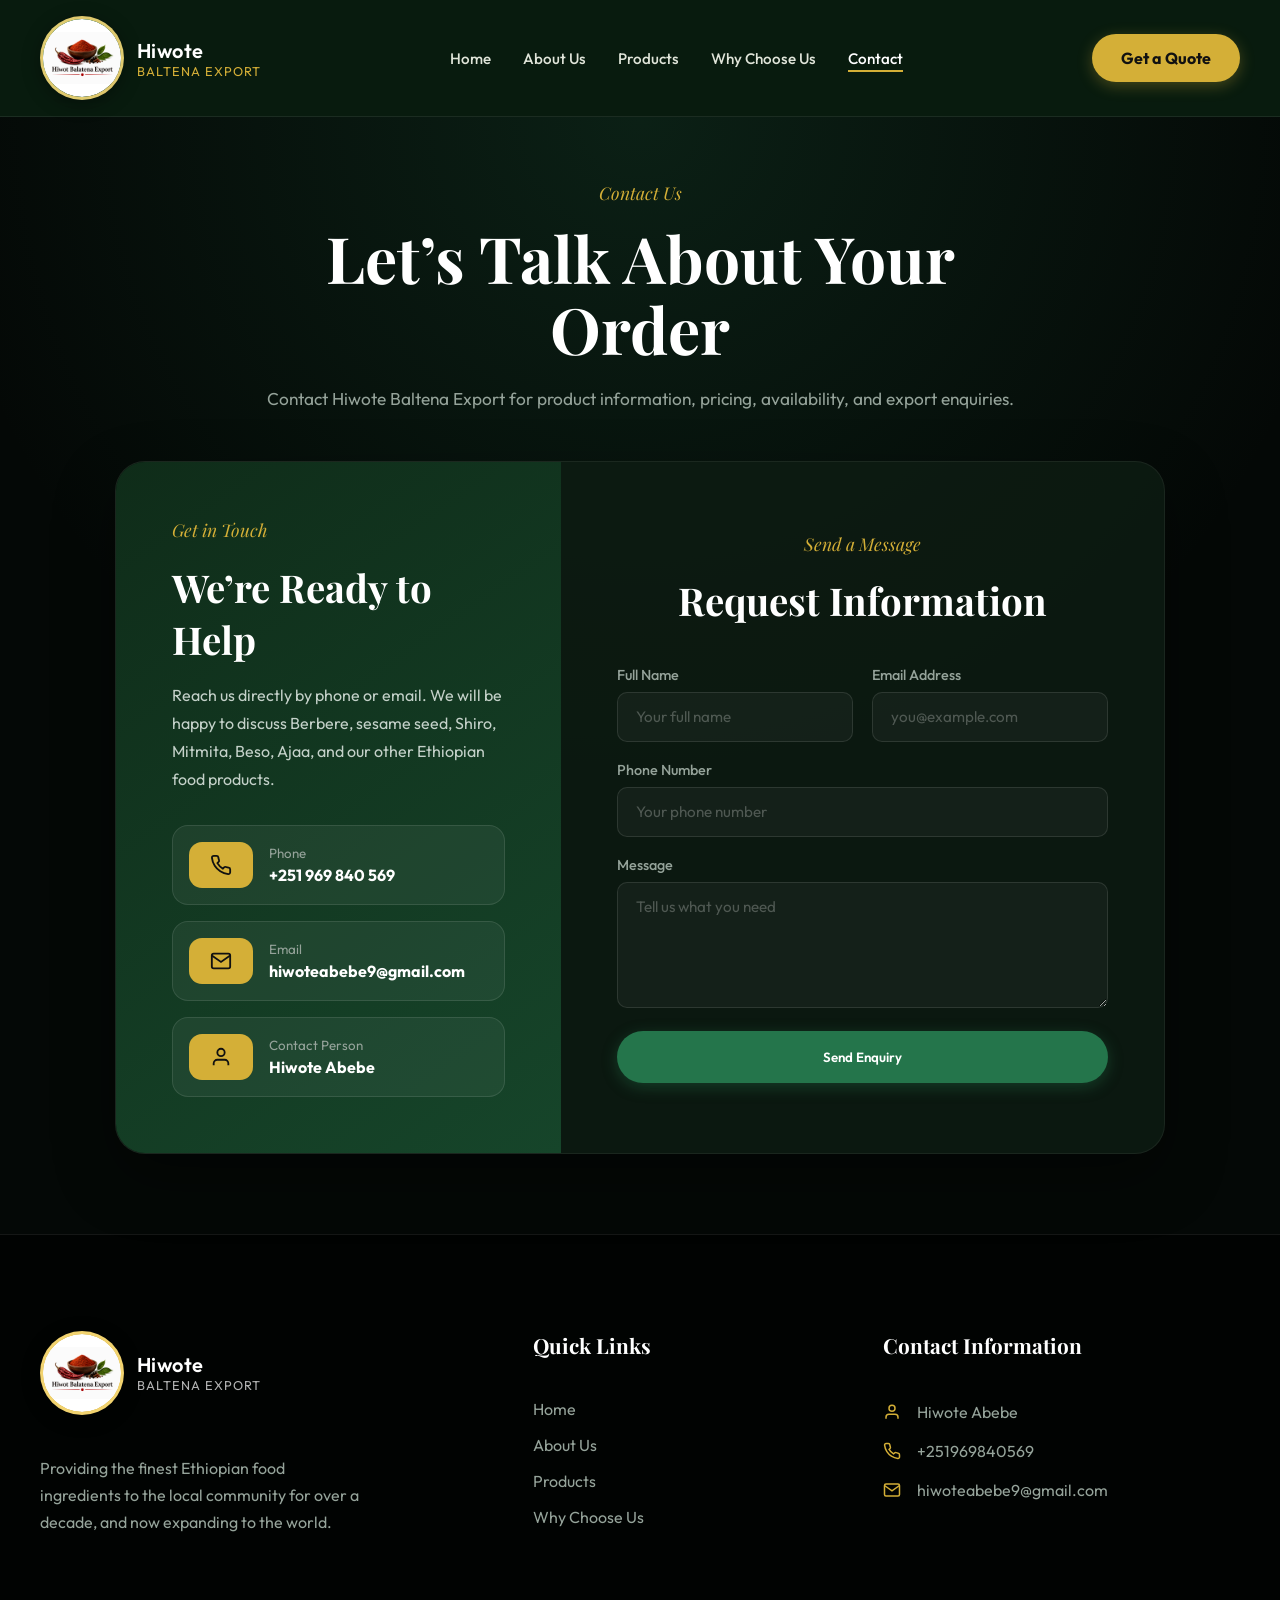
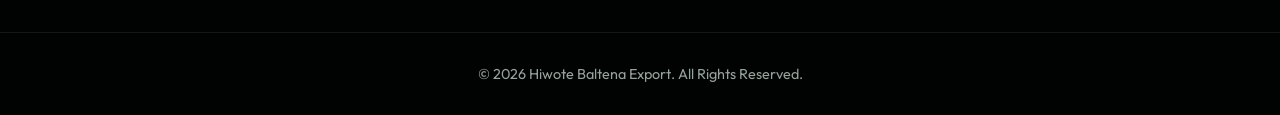
<file: contact.html>
<!DOCTYPE html>
<html lang="en">
  <head>
    <meta charset="UTF-8" />
    <meta name="viewport" content="width=device-width, initial-scale=1.0, viewport-fit=cover" />
    <title>Contact Us - Hiwote Baltena Export</title>
    <meta name="description" content="Premium Ethiopian spices exporter. We provide authentic food ingredients like Berbere, Shiro, and Sesame seeds." />
    <link href="https://fonts.googleapis.com/css2?family=Outfit:wght@300;400;600;800&family=Playfair+Display:ital,wght@0,600;1,600&display=swap" rel="stylesheet" />
    <link rel="stylesheet" href="styles.css" />
  </head>
  <body class="page-contact">
    <header class="site-header">
      <div class="container header-inner">
        <a class="brand" href="index.html#home">
          <span class="brand-mark">
            <img src="images/logo.png?v=20260811-2" alt="Hiwote Baltena Export logo" />
          </span>
          <div>
            <strong>Hiwote</strong>
            <small>Baltena Export</small>
          </div>
        </a>
        <nav class="main-nav">
          <a href="index.html#home">Home</a>
          <a href="about.html#about">About Us</a>
          <a href="products.html#products">Products</a>
          <a href="why.html#why">Why Choose Us</a>
          <a href="contact.html#contact" class="active">Contact</a>
        </nav>
        <a class="btn btn-cta" href="contact.html#contact" id="getQuoteBtn">Get a Quote</a>
        <button class="mobile-menu-btn" aria-label="Toggle Menu">
          <svg viewBox="0 0 24 24" width="24" height="24" stroke="currentColor" stroke-width="2" fill="none" stroke-linecap="round"><line x1="3" y1="12" x2="21" y2="12"></line><line x1="3" y1="6" x2="21" y2="6"></line><line x1="3" y1="18" x2="21" y2="18"></line></svg>
        </button>
      </div>
    </header>

    <div class="mobile-nav-overlay">
      <a href="index.html#home" class="mobile-link">Home</a>
      <a href="about.html#about" class="mobile-link">About Us</a>
      <a href="products.html#products" class="mobile-link">Products</a>
      <a href="why.html#why" class="mobile-link">Why Choose Us</a>
      <a href="contact.html#contact" class="mobile-link active">Contact</a>
    </div>

    <main class="contact-page-main">
      <section id="contact" class="contact-page-section container reveal reveal-up">
        <div class="contact-page-heading">
          <span class="eyebrow">Contact Us</span>
          <h1>Let’s Talk About Your Order</h1>
          <p>Contact Hiwote Baltena Export for product information, pricing, availability, and export enquiries.</p>
        </div>

        <div class="contact-page-grid">
          <aside class="contact-info-panel">
            <span class="eyebrow">Get in Touch</span>
            <h2>We’re Ready to Help</h2>
            <p>Reach us directly by phone or email. We will be happy to discuss Berbere, sesame seed, Shiro, Mitmita, Beso, Ajaa, and our other Ethiopian food products.</p>

            <div class="contact-info-list">
              <a class="contact-info-item" href="tel:+251969840569">
                <span class="contact-info-icon" aria-hidden="true">
                  <svg viewBox="0 0 24 24" width="22" height="22" fill="none" stroke="currentColor" stroke-width="2"><path d="M22 16.92v3a2 2 0 0 1-2.18 2 19.79 19.79 0 0 1-8.63-3.07 19.5 19.5 0 0 1-6-6 19.79 19.79 0 0 1-3.07-8.67A2 2 0 0 1 4.11 2h3a2 2 0 0 1 2 1.72 12.84 12.84 0 0 0 .7 2.81 2 2 0 0 1-.45 2.11L8.09 9.91a16 16 0 0 0 6 6l1.27-1.27a2 2 0 0 1 2.11-.45 12.84 12.84 0 0 0 2.81.7A2 2 0 0 1 22 16.92z"></path></svg>
                </span>
                <span><small>Phone</small><strong>+251 969 840 569</strong></span>
              </a>

              <a class="contact-info-item" href="mailto:hiwoteabebe9@gmail.com">
                <span class="contact-info-icon" aria-hidden="true">
                  <svg viewBox="0 0 24 24" width="22" height="22" fill="none" stroke="currentColor" stroke-width="2"><path d="M4 4h16c1.1 0 2 .9 2 2v12c0 1.1-.9 2-2 2H4c-1.1 0-2-.9-2-2V6c0-1.1.9-2 2-2z"></path><polyline points="22,6 12,13 2,6"></polyline></svg>
                </span>
                <span><small>Email</small><strong>hiwoteabebe9@gmail.com</strong></span>
              </a>

              <div class="contact-info-item">
                <span class="contact-info-icon" aria-hidden="true">
                  <svg viewBox="0 0 24 24" width="22" height="22" fill="none" stroke="currentColor" stroke-width="2"><path d="M20 21v-2a4 4 0 0 0-4-4H8a4 4 0 0 0-4 4v2"></path><circle cx="12" cy="7" r="4"></circle></svg>
                </span>
                <span><small>Contact Person</small><strong>Hiwote Abebe</strong></span>
              </div>
            </div>
          </aside>

          <div class="contact-form-panel">
            <div class="contact-form-heading">
              <span class="eyebrow">Send a Message</span>
              <h2>Request Information</h2>
            </div>
            <form class="contact-form contact-page-form">
              <div class="form-row">
                <div class="form-group">
                  <label for="contact-name">Full Name</label>
                  <input type="text" id="contact-name" name="name" placeholder="Your full name" minlength="2" required />
                </div>
                <div class="form-group">
                  <label for="contact-email">Email Address</label>
                  <input type="email" id="contact-email" name="email" placeholder="you@example.com" required />
                </div>
              </div>
              <div class="form-group">
                <label for="contact-phone">Phone Number</label>
                <input type="tel" id="contact-phone" name="phone" placeholder="Your phone number" />
              </div>
              <div class="form-group">
                <label for="contact-message">Message</label>
                <textarea id="contact-message" name="message" rows="5" placeholder="Tell us what you need" minlength="2" required></textarea>
              </div>
              <button type="submit" class="btn btn-primary">Send Enquiry</button>
            </form>
          </div>
        </div>
      </section>
    </main>

    <footer id="contact-footer" class="site-footer">
      <div class="container footer-grid">
        <div class="footer-brand">
          <a class="brand" href="index.html#home" style="margin-bottom: 1.5rem; display: inline-flex;">
            <span class="brand-mark" style="background: var(--gold); color: #111;">
              <img src="images/logo.png?v=20260811-2" alt="Hiwote Baltena Export logo" />
            </span>
            <div>
              <strong>Hiwote</strong>
              <small style="color: rgba(255,255,255,0.7)">Baltena Export</small>
            </div>
          </a>
          <p>Providing the finest Ethiopian food ingredients to the local community for over a decade, and now expanding to the world.</p>
        </div>
        
        <div class="footer-links">
          <h4 class="footer-heading">Quick Links</h4>
          <a href="index.html#home">Home</a>
          <a href="about.html#about">About Us</a>
          <a href="products.html#products">Products</a>
          <a href="why.html#why">Why Choose Us</a>
        </div>
        
        <div class="footer-contact">
          <h4 class="footer-heading">Contact Information</h4>
          <div class="contact-line">
            <svg viewBox="0 0 24 24" width="18" height="18" fill="none" stroke="var(--gold)" stroke-width="2"><path d="M20 21v-2a4 4 0 0 0-4-4H8a4 4 0 0 0-4 4v2"></path><circle cx="12" cy="7" r="4"></circle></svg>
            <span>Hiwote Abebe</span>
          </div>
          <div class="contact-line">
            <svg viewBox="0 0 24 24" width="18" height="18" fill="none" stroke="var(--gold)" stroke-width="2"><path d="M22 16.92v3a2 2 0 0 1-2.18 2 19.79 19.79 0 0 1-8.63-3.07 19.5 19.5 0 0 1-6-6 19.79 19.79 0 0 1-3.07-8.67A2 2 0 0 1 4.11 2h3a2 2 0 0 1 2 1.72 12.84 12.84 0 0 0 .7 2.81 2 2 0 0 1-.45 2.11L8.09 9.91a16 16 0 0 0 6 6l1.27-1.27a2 2 0 0 1 2.11-.45 12.84 12.84 0 0 0 2.81.7A2 2 0 0 1 22 16.92z"></path></svg>
            <span>+251969840569</span>
          </div>
          <div class="contact-line">
            <svg viewBox="0 0 24 24" width="18" height="18" fill="none" stroke="var(--gold)" stroke-width="2"><path d="M4 4h16c1.1 0 2 .9 2 2v12c0 1.1-.9 2-2 2H4c-1.1 0-2-.9-2-2V6c0-1.1.9-2 2-2z"></path><polyline points="22,6 12,13 2,6"></polyline></svg>
            <span>hiwoteabebe9@gmail.com</span>
          </div>
        </div>
      </div>
      <div class="footer-copy">© 2026 Hiwote Baltena Export. All Rights Reserved.</div>
    </footer>
    <!-- Quote Modal -->
    <div class="modal-overlay" id="quoteModal">
      <div class="modal-content">
        <button class="close-modal" aria-label="Close modal">&times;</button>
        <div class="section-header section-header-light" style="margin-bottom: 2rem;">
          <span class="eyebrow" style="color: var(--gold)">Get in Touch</span>
          <h2 style="font-size: 2.2rem; margin:0; color:var(--white);">Request a Quote</h2>
        </div>
        <form class="contact-form modal-contact-form">
          <div class="form-row">
            <div class="form-group">
              <label for="m-name">Full Name <span class="required">*</span></label>
              <input type="text" id="m-name" placeholder="John Doe" minlength="2" required />
            </div>
            <div class="form-group">
              <label for="m-phone">Phone Number <span class="required">*</span></label>
              <input type="tel" id="m-phone" placeholder="+251..." pattern="^\+?[0-9\s\-\(\)]+$" title="Please enter a valid phone number (digits, spaces, or +)" required />
            </div>
          </div>
          
          <div class="form-group">
            <label for="m-email">Email Address <span class="required">*</span></label>
            <input type="email" id="m-email" placeholder="john@email.com" required />
          </div>

          <div class="form-group">
            <label for="m-message">Message <span class="required">*</span></label>
            <textarea id="m-message" placeholder="How can we help?" rows="4" minlength="2" required></textarea>
          </div>
          
          <button type="submit" class="btn btn-primary" style="width: 100%; margin-top: 1rem;">Submit Quote Request</button>
        </form>
      </div>
    </div>

    <script>
      // Intersection Observer for scroll animations
      const observerOptions = {
        root: null,
        rootMargin: '0px',
        threshold: 0.15
      };

      const observer = new IntersectionObserver((entries, observer) => {
        entries.forEach(entry => {
          if (entry.isIntersecting) {
            entry.target.classList.add('active');
            observer.unobserve(entry.target);
          }
        });
      }, observerOptions);

      document.querySelectorAll('.reveal').forEach((el) => {
        observer.observe(el);
      });

      // Mobile Menu Toggle
      const mobileBtn = document.querySelector('.mobile-menu-btn');
      const mobileNav = document.querySelector('.mobile-nav-overlay');
      const mobileLinks = document.querySelectorAll('.mobile-link');

      if(mobileBtn && mobileNav) {
        mobileBtn.addEventListener('click', () => {
          mobileNav.classList.toggle('active');
          const isExpanded = mobileNav.classList.contains('active');
          mobileBtn.setAttribute('aria-expanded', isExpanded);
        });

        mobileLinks.forEach(link => {
          link.addEventListener('click', () => {
            mobileNav.classList.remove('active');
            mobileBtn.setAttribute('aria-expanded', 'false');
          });
        });
      }

      // Quote Modal Toggle
      const quoteBtn = document.getElementById('getQuoteBtn');
      const quoteModal = document.getElementById('quoteModal');
      const closeBtn = document.querySelector('.close-modal');

      if (quoteBtn && quoteModal) {
        quoteBtn.addEventListener('click', (e) => {
          e.preventDefault();
          quoteModal.classList.add('active');
        });
      }

      if (closeBtn && quoteModal) {
        closeBtn.addEventListener('click', () => {
          quoteModal.classList.remove('active');
        });
      }

      // Close modal on outside click
      window.addEventListener('click', (e) => {
        if (e.target === quoteModal) {
          quoteModal.classList.remove('active');
        }
      });
    </script>

    <script>
      // Show a confirmation message after a valid form submission.
      document.querySelectorAll('.contact-form-disabled').forEach((form) => {
        form.addEventListener('submit', (event) => {
          event.preventDefault();

          if (!form.checkValidity()) {
            form.reportValidity();
            return;
          }

          let message = form.querySelector('.form-success-message');
          if (!message) {
            message = document.createElement('div');
            message.className = 'form-success-message';
            message.setAttribute('role', 'status');
            message.setAttribute('aria-live', 'polite');
            form.appendChild(message);
          }

          message.innerHTML = '<strong>Thank you!</strong><span>Your enquiry has been submitted successfully. We will contact you soon.</span>';
          message.classList.add('show');
          form.reset();
          message.scrollIntoView({ behavior: 'smooth', block: 'nearest' });
        });
      });
    </script>
    <script src="contact.js"></script>
  </body>
</html>
</file>
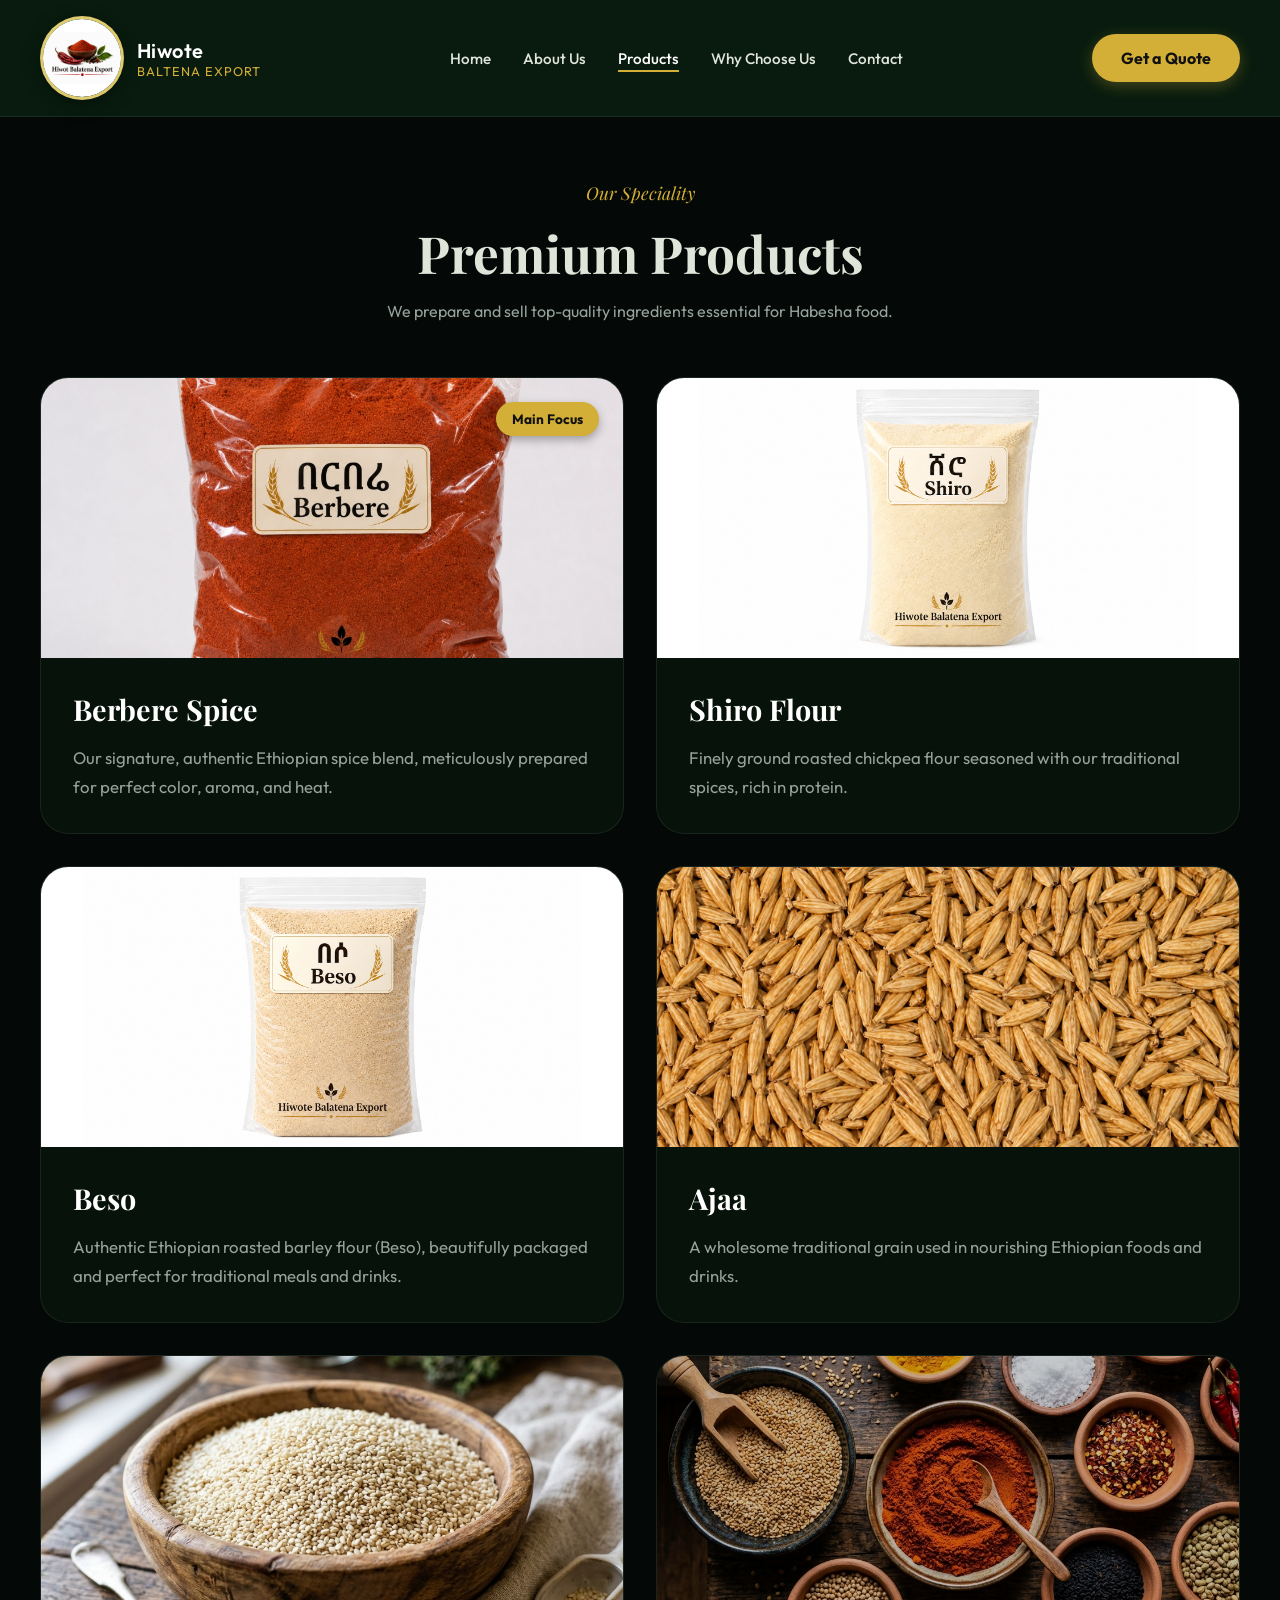
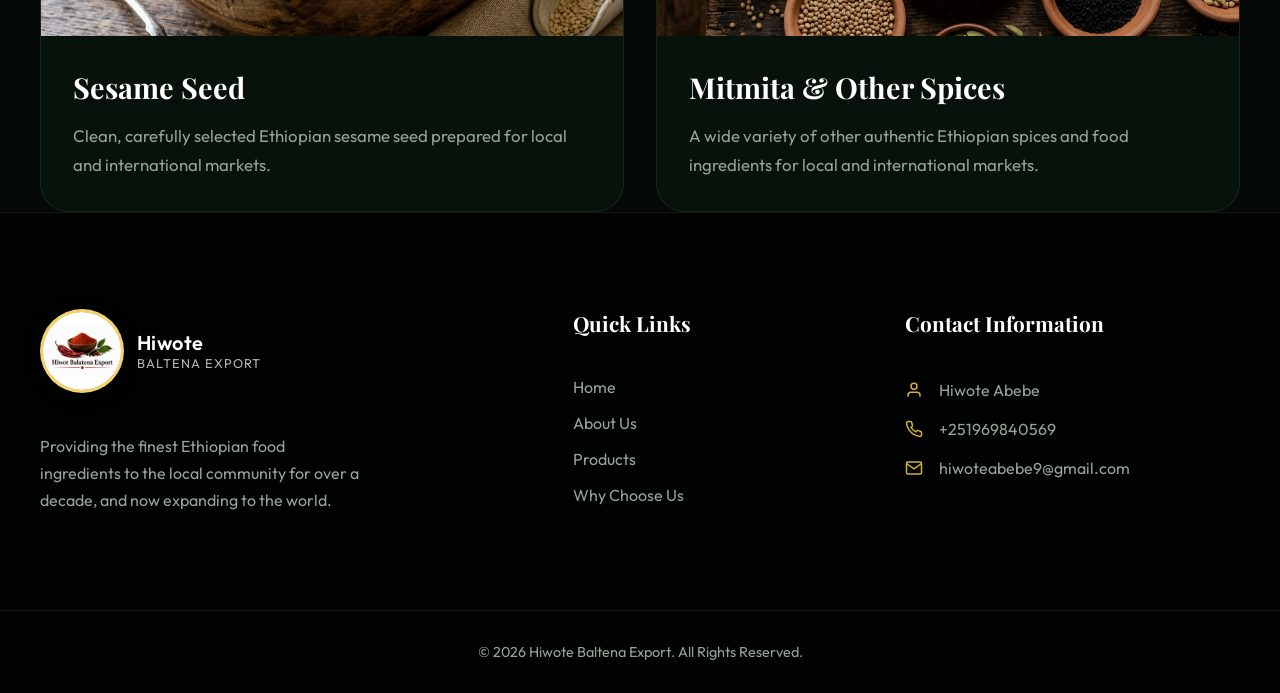
<file: products.html>
<!DOCTYPE html>
<html lang="en">
  <head>
    <meta charset="UTF-8" />
    <meta name="viewport" content="width=device-width, initial-scale=1.0, viewport-fit=cover" />
    <title>Products - Hiwote Baltena Export</title>
    <meta name="description" content="Premium Ethiopian spices exporter. We provide authentic food ingredients like Berbere, Shiro, and Sesame seeds." />
    <link href="https://fonts.googleapis.com/css2?family=Outfit:wght@300;400;600;800&family=Playfair+Display:ital,wght@0,600;1,600&display=swap" rel="stylesheet" />
    <link rel="stylesheet" href="styles.css" />
  </head>
  <body class="page-products">
    <header class="site-header">
      <div class="container header-inner">
        <a class="brand" href="index.html#home">
          <span class="brand-mark">
            <img src="images/logo.png?v=20260811-2" alt="Hiwote Baltena Export logo" />
          </span>
          <div>
            <strong>Hiwote</strong>
            <small>Baltena Export</small>
          </div>
        </a>
        <nav class="main-nav">
          <a href="index.html#home">Home</a>
          <a href="about.html#about">About Us</a>
          <a href="products.html#products" class="active">Products</a>
          <a href="why.html#why">Why Choose Us</a>
          <a href="contact.html#contact">Contact</a>
        </nav>
        <a class="btn btn-cta" href="contact.html#contact" id="getQuoteBtn">Get a Quote</a>
        <button class="mobile-menu-btn" aria-label="Toggle Menu">
          <svg viewBox="0 0 24 24" width="24" height="24" stroke="currentColor" stroke-width="2" fill="none" stroke-linecap="round"><line x1="3" y1="12" x2="21" y2="12"></line><line x1="3" y1="6" x2="21" y2="6"></line><line x1="3" y1="18" x2="21" y2="18"></line></svg>
        </button>
      </div>
    </header>

    <div class="mobile-nav-overlay">
      <a href="index.html#home" class="mobile-link">Home</a>
      <a href="about.html#about" class="mobile-link">About Us</a>
      <a href="products.html#products" class="mobile-link active">Products</a>
      <a href="why.html#why" class="mobile-link">Why Choose Us</a>
      <a href="contact.html#contact" class="mobile-link">Contact</a>
    </div>

    <main>
      <section id="home" class="hero-section">
        <div class="bg-orb bg-orb-1"></div>
        <div class="bg-orb bg-orb-2"></div>
        <div class="container hero-grid">
          <div class="hero-copy slide-up">
            <span class="eyebrow">Premium Quality Ethiopian Spices</span>
            <h1>Authentic Flavors, <br/><span class="text-gradient">Exported Globally.</span></h1>
            <p>From local dedication to international excellence. Discover the true taste of Habesha cuisine with our premium quality spices and food ingredients.</p>
            <div class="hero-actions">
              <a class="btn btn-primary" href="products.html#products">Explore Products</a>
              <a class="btn btn-secondary" href="about.html#about">Our Story</a>
            </div>
          </div>
          <div class="hero-image fade-in">
            <img src="images/hero.png" alt="Ethiopian spices" class="hero-image-main floating" />
            <div class="glass-card hero-badge">
              <strong>18+ Years</strong>
              <span>of Experience</span>
            </div>
          </div>
        </div>
      </section>

      <section class="highlights container reveal reveal-up">
        <div class="highlight-item reveal reveal-scale stagger-1">
          <svg class="highlight-icon" viewBox="0 0 24 24" fill="none" stroke="currentColor" stroke-width="2">
            <path d="M9 12l2 2 4-4M7.835 4.697a3.42 3.42 0 001.946-.806 3.42 3.42 0 014.438 0 3.42 3.42 0 001.946.806 3.42 3.42 0 013.138 3.138 3.42 3.42 0 00.806 1.946 3.42 3.42 0 010 4.438 3.42 3.42 0 00-.806 1.946 3.42 3.42 0 01-3.138 3.138 3.42 3.42 0 00-1.946.806 3.42 3.42 0 01-4.438 0 3.42 3.42 0 00-1.946-.806 3.42 3.42 0 01-3.138-3.138 3.42 3.42 0 00-.806-1.946 3.42 3.42 0 010-4.438 3.42 3.42 0 00.806-1.946 3.42 3.42 0 013.138-3.138z"></path>
          </svg>
          <strong>100% Authentic</strong>
          <span>True Habesha ingredients</span>
        </div>
        <div class="highlight-item reveal reveal-scale stagger-2">
          <svg class="highlight-icon" viewBox="0 0 24 24" fill="none" stroke="currentColor" stroke-width="2">
            <circle cx="12" cy="12" r="10"></circle>
            <path d="M8 14s1.5 2 4 2 4-2 4-2M9 9h.01M15 9h.01"></path>
          </svg>
          <strong>Excellent Reputation</strong>
          <span>Built through dedication</span>
        </div>
        <div class="highlight-item reveal reveal-scale stagger-3">
          <svg class="highlight-icon" viewBox="0 0 24 24" fill="none" stroke="currentColor" stroke-width="2">
            <circle cx="12" cy="12" r="10"></circle>
            <path d="M12 6v12M6 12h12"></path>
          </svg>
          <strong>International Trade</strong>
          <span>Ready for the world</span>
        </div>
        <div class="highlight-item reveal reveal-scale stagger-4">
          <svg class="highlight-icon" viewBox="0 0 24 24" fill="none" stroke="currentColor" stroke-width="2">
            <path d="M9 18h6m-6 0a1 1 0 01-1-1V9a1 1 0 011-1h6a1 1 0 011 1v8a1 1 0 01-1 1m0 0v3m-6-3v3m3-15h.01M6 9h12"></path>
          </svg>
          <strong>Local Support</strong>
          <span>Serving our community</span>
        </div>
      </section>

      <section id="about" class="section-dark container reveal reveal-up" style="border-radius: 40px; margin-top: 4rem; overflow: hidden; padding: 0;">
        <div class="about-grid">
          <div class="about-image-wrapper reveal reveal-right stagger-1">
            <img src="images/about.png" alt="Traditional Ethiopian food preparation" class="about-image" />
          </div>
          <div class="about-content reveal reveal-left stagger-2">
            <span class="eyebrow">Our Story</span>
            <h2>A Legacy of Quality, Since 2000 E.C.</h2>
            <p>Our company was established 18 years ago by my mother, Birke G/kidan. For more than a decade, we have been serving the local community, building a strong and reliable reputation through sheer dedication and hard work.</p>
            <p>We specialize in preparing all the vital food ingredients that are used in traditional Habesha cuisine. After successfully supplying the local market, we are now proud to step into the international trade arena, bringing the vibrant flavors of Ethiopia to the world.</p>
            
            <div class="mission-vision-grid mt-2" style="display: grid; grid-template-columns: 1fr 1fr; gap: 1.5rem;">
              <div class="mv-card" style="background: rgba(255,255,255,0.05); padding: 1.5rem; border-radius: 16px; border: 1px solid var(--glass-border);">
                <h4 style="color: var(--gold); margin-top: 0; margin-bottom: 0.8rem; font-family: 'Playfair Display', serif; font-size: 1.3rem;">Our Mission</h4>
                <p style="font-size: 0.95rem; line-height: 1.6; margin: 0; color: #e0e5d9;">To provide premium Ethiopian spices and food products that meet international quality standards while promoting Ethiopia's rich culinary heritage.</p>
              </div>
              <div class="mv-card" style="background: rgba(255,255,255,0.05); padding: 1.5rem; border-radius: 16px; border: 1px solid var(--glass-border);">
                <h4 style="color: var(--gold); margin-top: 0; margin-bottom: 0.8rem; font-family: 'Playfair Display', serif; font-size: 1.3rem;">Our Vision</h4>
                <p style="font-size: 0.95rem; line-height: 1.6; margin: 0; color: #e0e5d9;">To become one of the leading exporters of Ethiopian spices and food products, recognized globally for quality, reliability, and customer satisfaction.</p>
              </div>
            </div>

            <div class="founder-info mt-2">
              <div class="avatar">HA</div>
              <div>
                <strong>Hiwote Abebe</strong>
                <span>Contact Person & Owner</span>
              </div>
            </div>
          </div>
        </div>
      </section>

      <section id="products" class="section-light container reveal reveal-up" style="margin-top: 4rem;">
        <div class="section-header reveal reveal-up">
          <span class="eyebrow">Our Speciality</span>
          <h2>Premium Products</h2>
          <p style="color: var(--muted); max-width: 600px; margin: 1rem auto;">We prepare and sell top-quality ingredients essential for Habesha food.</p>
        </div>
        
        <div class="cards-grid">
          <article class="product-card featured-product reveal reveal-scale stagger-1">
            <div class="card-image-wrap">
              <img src="images/berbere.jpg" alt="Berbere Spice" class="product-image" />
              <div class="featured-badge">Main Focus</div>
            </div>
            <div class="card-content">
              <h3>Berbere Spice</h3>
              <p>Our signature, authentic Ethiopian spice blend, meticulously prepared for perfect color, aroma, and heat.</p>
            </div>
          </article>
          
          <article class="product-card featured-product reveal reveal-scale stagger-2">
            <div class="card-image-wrap">
              <img src="images/shiro-package.png" alt="Shiro Flour" class="product-image" />
            </div>
            <div class="card-content">
              <h3>Shiro Flour</h3>
              <p>Finely ground roasted chickpea flour seasoned with our traditional spices, rich in protein.</p>
            </div>
          </article>

          <article class="product-card reveal reveal-scale stagger-3">
            <div class="card-image-wrap">
              <img src="images/beso-package.png" alt="Beso" class="product-image" />
            </div>
            <div class="card-content">
              <h3>Beso</h3>
              <p>Authentic Ethiopian roasted barley flour (Beso), beautifully packaged and perfect for traditional meals and drinks.</p>
            </div>
          </article>

          <article class="product-card reveal reveal-scale stagger-4">
            <div class="card-image-wrap">
              <img src="images/ajaa.png" alt="Golden Ajaa grain" class="product-image" />
            </div>
            <div class="card-content">
              <h3>Ajaa</h3>
              <p>A wholesome traditional grain used in nourishing Ethiopian foods and drinks.</p>
            </div>
          </article>
          <article class="product-card reveal reveal-scale stagger-4">
            <div class="card-image-wrap">
              <img src="images/sesame.png" alt="Ethiopian sesame seeds" class="product-image" />
            </div>
            <div class="card-content">
              <h3>Sesame Seed</h3>
              <p>Clean, carefully selected Ethiopian sesame seed prepared for local and international markets.</p>
            </div>
          </article>
          <article class="product-card reveal reveal-scale stagger-4">
            <div class="card-image-wrap">
              <img src="images/hero.png" alt="Other spices and food ingredients" class="product-image" style="filter: brightness(0.8);" />
            </div>
            <div class="card-content">
              <h3>Mitmita & Other Spices</h3>
              <p>A wide variety of other authentic Ethiopian spices and food ingredients for local and international markets.</p>
            </div>
          </article>
        </div>
      </section>

      <section id="why" class="container reveal reveal-up" style="margin: 6rem auto;">
        <div class="glass-banner">
          <div class="section-header section-header-light reveal reveal-up">
            <span class="eyebrow" style="color: var(--gold)">Why Choose Us</span>
            <h2>Your Reliable Trade Partner</h2>
          </div>
          <div class="feature-grid">
            <div class="feature-item reveal reveal-up stagger-1">
              <div class="feature-icon-box">⭐</div>
              <h4>Good Reputation</h4>
              <p>Established through 18+ years of dedication.</p>
            </div>
            <div class="feature-item reveal reveal-up stagger-2">
              <div class="feature-icon-box">🌍</div>
              <h4>Export Ready</h4>
              <p>Prepared for the international trade market.</p>
            </div>
            <div class="feature-item reveal reveal-up stagger-3">
              <div class="feature-icon-box">🌿</div>
              <h4>Authentic Taste</h4>
              <p>True ingredients for real Habesha food.</p>
            </div>
          </div>
        </div>
      </section>
    </main>

    <footer id="contact" class="site-footer">
      <div class="container footer-grid">
        <div class="footer-brand">
          <a class="brand" href="index.html#home" style="margin-bottom: 1.5rem; display: inline-flex;">
            <span class="brand-mark" style="background: var(--gold); color: #111;">
              <img src="images/logo.png?v=20260811-2" alt="Hiwote Baltena Export logo" />
            </span>
            <div>
              <strong>Hiwote</strong>
              <small style="color: rgba(255,255,255,0.7)">Baltena Export</small>
            </div>
          </a>
          <p>Providing the finest Ethiopian food ingredients to the local community for over a decade, and now expanding to the world.</p>
        </div>
        
        <div class="footer-links">
          <h4 class="footer-heading">Quick Links</h4>
          <a href="index.html#home">Home</a>
          <a href="about.html#about">About Us</a>
          <a href="products.html#products" class="active">Products</a>
          <a href="why.html#why">Why Choose Us</a>
        </div>
        
        <div class="footer-contact">
          <h4 class="footer-heading">Contact Information</h4>
          <div class="contact-line">
            <svg viewBox="0 0 24 24" width="18" height="18" fill="none" stroke="var(--gold)" stroke-width="2"><path d="M20 21v-2a4 4 0 0 0-4-4H8a4 4 0 0 0-4 4v2"></path><circle cx="12" cy="7" r="4"></circle></svg>
            <span>Hiwote Abebe</span>
          </div>
          <div class="contact-line">
            <svg viewBox="0 0 24 24" width="18" height="18" fill="none" stroke="var(--gold)" stroke-width="2"><path d="M22 16.92v3a2 2 0 0 1-2.18 2 19.79 19.79 0 0 1-8.63-3.07 19.5 19.5 0 0 1-6-6 19.79 19.79 0 0 1-3.07-8.67A2 2 0 0 1 4.11 2h3a2 2 0 0 1 2 1.72 12.84 12.84 0 0 0 .7 2.81 2 2 0 0 1-.45 2.11L8.09 9.91a16 16 0 0 0 6 6l1.27-1.27a2 2 0 0 1 2.11-.45 12.84 12.84 0 0 0 2.81.7A2 2 0 0 1 22 16.92z"></path></svg>
            <span>+251969840569</span>
          </div>
          <div class="contact-line">
            <svg viewBox="0 0 24 24" width="18" height="18" fill="none" stroke="var(--gold)" stroke-width="2"><path d="M4 4h16c1.1 0 2 .9 2 2v12c0 1.1-.9 2-2 2H4c-1.1 0-2-.9-2-2V6c0-1.1.9-2 2-2z"></path><polyline points="22,6 12,13 2,6"></polyline></svg>
            <span>hiwoteabebe9@gmail.com</span>
          </div>
        </div>
      </div>
      <div class="footer-copy">© 2026 Hiwote Baltena Export. All Rights Reserved.</div>
    </footer>
    <!-- Quote Modal -->
    <div class="modal-overlay" id="quoteModal">
      <div class="modal-content">
        <button class="close-modal" aria-label="Close modal">&times;</button>
        <div class="section-header section-header-light" style="margin-bottom: 2rem;">
          <span class="eyebrow" style="color: var(--gold)">Get in Touch</span>
          <h2 style="font-size: 2.2rem; margin:0; color:var(--white);">Request a Quote</h2>
        </div>
        <form class="contact-form modal-contact-form">
          <div class="form-row">
            <div class="form-group">
              <label for="m-name">Full Name <span class="required">*</span></label>
              <input type="text" id="m-name" placeholder="John Doe" minlength="2" required />
            </div>
            <div class="form-group">
              <label for="m-phone">Phone Number <span class="required">*</span></label>
              <input type="tel" id="m-phone" placeholder="+251..." pattern="^\+?[0-9\s\-\(\)]+$" title="Please enter a valid phone number (digits, spaces, or +)" required />
            </div>
          </div>
          
          <div class="form-group">
            <label for="m-email">Email Address <span class="required">*</span></label>
            <input type="email" id="m-email" placeholder="john@email.com" required />
          </div>

          <div class="form-group">
            <label for="m-message">Message <span class="required">*</span></label>
            <textarea id="m-message" placeholder="How can we help?" rows="4" minlength="2" required></textarea>
          </div>
          
          <button type="submit" class="btn btn-primary" style="width: 100%; margin-top: 1rem;">Submit Quote Request</button>
        </form>
      </div>
    </div>

    <script>
      // Intersection Observer for scroll animations
      const observerOptions = {
        root: null,
        rootMargin: '0px',
        threshold: 0.15
      };

      const observer = new IntersectionObserver((entries, observer) => {
        entries.forEach(entry => {
          if (entry.isIntersecting) {
            entry.target.classList.add('active');
            observer.unobserve(entry.target);
          }
        });
      }, observerOptions);

      document.querySelectorAll('.reveal').forEach((el) => {
        observer.observe(el);
      });

      // Mobile Menu Toggle
      const mobileBtn = document.querySelector('.mobile-menu-btn');
      const mobileNav = document.querySelector('.mobile-nav-overlay');
      const mobileLinks = document.querySelectorAll('.mobile-link');

      if(mobileBtn && mobileNav) {
        mobileBtn.addEventListener('click', () => {
          mobileNav.classList.toggle('active');
          const isExpanded = mobileNav.classList.contains('active');
          mobileBtn.setAttribute('aria-expanded', isExpanded);
        });

        mobileLinks.forEach(link => {
          link.addEventListener('click', () => {
            mobileNav.classList.remove('active');
            mobileBtn.setAttribute('aria-expanded', 'false');
          });
        });
      }

      // Quote Modal Toggle
      const quoteBtn = document.getElementById('getQuoteBtn');
      const quoteModal = document.getElementById('quoteModal');
      const closeBtn = document.querySelector('.close-modal');

      if (quoteBtn && quoteModal) {
        quoteBtn.addEventListener('click', (e) => {
          e.preventDefault();
          quoteModal.classList.add('active');
        });
      }

      if (closeBtn && quoteModal) {
        closeBtn.addEventListener('click', () => {
          quoteModal.classList.remove('active');
        });
      }

      // Close modal on outside click
      window.addEventListener('click', (e) => {
        if (e.target === quoteModal) {
          quoteModal.classList.remove('active');
        }
      });
    </script>

    <script>
      // Show a confirmation message after a valid form submission.
      document.querySelectorAll('.contact-form-disabled').forEach((form) => {
        form.addEventListener('submit', (event) => {
          event.preventDefault();

          if (!form.checkValidity()) {
            form.reportValidity();
            return;
          }

          let message = form.querySelector('.form-success-message');
          if (!message) {
            message = document.createElement('div');
            message.className = 'form-success-message';
            message.setAttribute('role', 'status');
            message.setAttribute('aria-live', 'polite');
            form.appendChild(message);
          }

          message.innerHTML = '<strong>Thank you!</strong><span>Your enquiry has been submitted successfully. We will contact you soon.</span>';
          message.classList.add('show');
          form.reset();
          message.scrollIntoView({ behavior: 'smooth', block: 'nearest' });
        });
      });
    </script>
    <script src="contact.js"></script>
  </body>
</html>
</file>
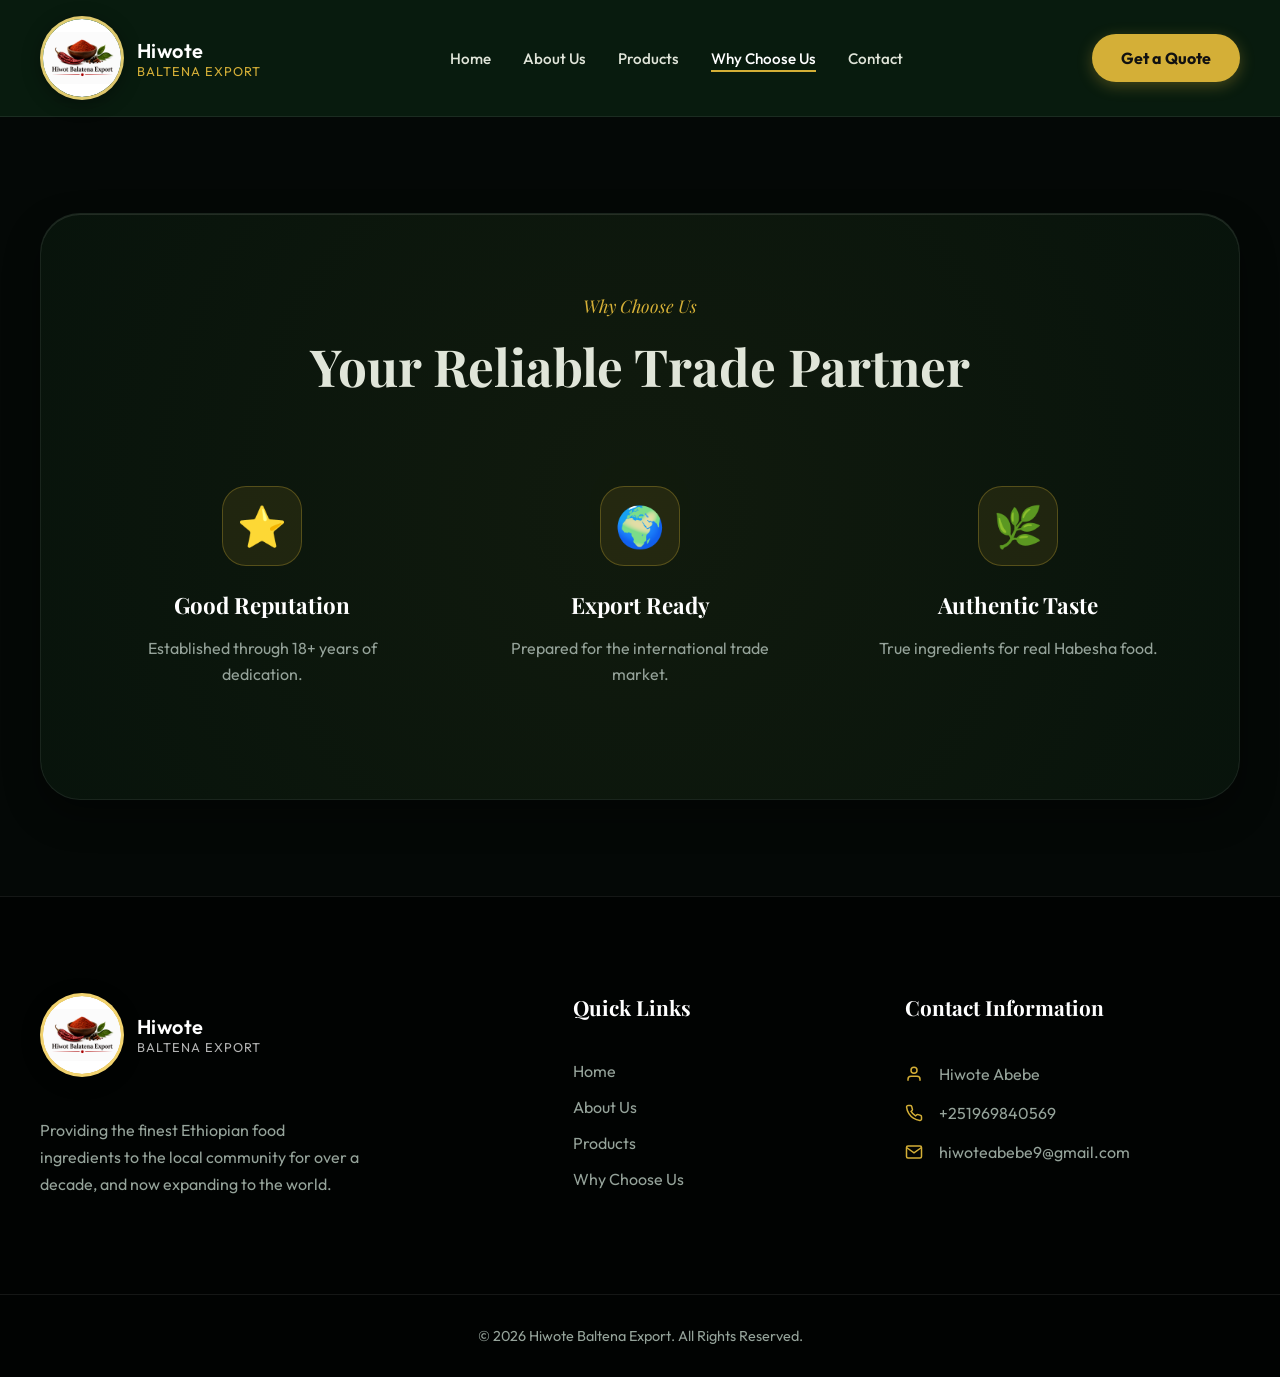
<file: why.html>
<!DOCTYPE html>
<html lang="en">
  <head>
    <meta charset="UTF-8" />
    <meta name="viewport" content="width=device-width, initial-scale=1.0, viewport-fit=cover" />
    <title>Why Choose Us - Hiwote Baltena Export</title>
    <meta name="description" content="Premium Ethiopian spices exporter. We provide authentic food ingredients like Berbere, Shiro, and Sesame seeds." />
    <link href="https://fonts.googleapis.com/css2?family=Outfit:wght@300;400;600;800&family=Playfair+Display:ital,wght@0,600;1,600&display=swap" rel="stylesheet" />
    <link rel="stylesheet" href="styles.css" />
  </head>
  <body class="page-why">
    <header class="site-header">
      <div class="container header-inner">
        <a class="brand" href="index.html#home">
          <span class="brand-mark">
            <img src="images/logo.png?v=20260811-2" alt="Hiwote Baltena Export logo" />
          </span>
          <div>
            <strong>Hiwote</strong>
            <small>Baltena Export</small>
          </div>
        </a>
        <nav class="main-nav">
          <a href="index.html#home">Home</a>
          <a href="about.html#about">About Us</a>
          <a href="products.html#products">Products</a>
          <a href="why.html#why" class="active">Why Choose Us</a>
          <a href="contact.html#contact">Contact</a>
        </nav>
        <a class="btn btn-cta" href="contact.html#contact" id="getQuoteBtn">Get a Quote</a>
        <button class="mobile-menu-btn" aria-label="Toggle Menu">
          <svg viewBox="0 0 24 24" width="24" height="24" stroke="currentColor" stroke-width="2" fill="none" stroke-linecap="round"><line x1="3" y1="12" x2="21" y2="12"></line><line x1="3" y1="6" x2="21" y2="6"></line><line x1="3" y1="18" x2="21" y2="18"></line></svg>
        </button>
      </div>
    </header>

    <div class="mobile-nav-overlay">
      <a href="index.html#home" class="mobile-link">Home</a>
      <a href="about.html#about" class="mobile-link">About Us</a>
      <a href="products.html#products" class="mobile-link">Products</a>
      <a href="why.html#why" class="mobile-link active">Why Choose Us</a>
      <a href="contact.html#contact" class="mobile-link">Contact</a>
    </div>

    <main>
      <section id="home" class="hero-section">
        <div class="bg-orb bg-orb-1"></div>
        <div class="bg-orb bg-orb-2"></div>
        <div class="container hero-grid">
          <div class="hero-copy slide-up">
            <span class="eyebrow">Premium Quality Ethiopian Spices</span>
            <h1>Authentic Flavors, <br/><span class="text-gradient">Exported Globally.</span></h1>
            <p>From local dedication to international excellence. Discover the true taste of Habesha cuisine with our premium quality spices and food ingredients.</p>
            <div class="hero-actions">
              <a class="btn btn-primary" href="products.html#products">Explore Products</a>
              <a class="btn btn-secondary" href="about.html#about">Our Story</a>
            </div>
          </div>
          <div class="hero-image fade-in">
            <img src="images/hero.png" alt="Ethiopian spices" class="hero-image-main floating" />
            <div class="glass-card hero-badge">
              <strong>18+ Years</strong>
              <span>of Experience</span>
            </div>
          </div>
        </div>
      </section>

      <section class="highlights container reveal reveal-up">
        <div class="highlight-item reveal reveal-scale stagger-1">
          <svg class="highlight-icon" viewBox="0 0 24 24" fill="none" stroke="currentColor" stroke-width="2">
            <path d="M9 12l2 2 4-4M7.835 4.697a3.42 3.42 0 001.946-.806 3.42 3.42 0 014.438 0 3.42 3.42 0 001.946.806 3.42 3.42 0 013.138 3.138 3.42 3.42 0 00.806 1.946 3.42 3.42 0 010 4.438 3.42 3.42 0 00-.806 1.946 3.42 3.42 0 01-3.138 3.138 3.42 3.42 0 00-1.946.806 3.42 3.42 0 01-4.438 0 3.42 3.42 0 00-1.946-.806 3.42 3.42 0 01-3.138-3.138 3.42 3.42 0 00-.806-1.946 3.42 3.42 0 010-4.438 3.42 3.42 0 00.806-1.946 3.42 3.42 0 013.138-3.138z"></path>
          </svg>
          <strong>100% Authentic</strong>
          <span>True Habesha ingredients</span>
        </div>
        <div class="highlight-item reveal reveal-scale stagger-2">
          <svg class="highlight-icon" viewBox="0 0 24 24" fill="none" stroke="currentColor" stroke-width="2">
            <circle cx="12" cy="12" r="10"></circle>
            <path d="M8 14s1.5 2 4 2 4-2 4-2M9 9h.01M15 9h.01"></path>
          </svg>
          <strong>Excellent Reputation</strong>
          <span>Built through dedication</span>
        </div>
        <div class="highlight-item reveal reveal-scale stagger-3">
          <svg class="highlight-icon" viewBox="0 0 24 24" fill="none" stroke="currentColor" stroke-width="2">
            <circle cx="12" cy="12" r="10"></circle>
            <path d="M12 6v12M6 12h12"></path>
          </svg>
          <strong>International Trade</strong>
          <span>Ready for the world</span>
        </div>
        <div class="highlight-item reveal reveal-scale stagger-4">
          <svg class="highlight-icon" viewBox="0 0 24 24" fill="none" stroke="currentColor" stroke-width="2">
            <path d="M9 18h6m-6 0a1 1 0 01-1-1V9a1 1 0 011-1h6a1 1 0 011 1v8a1 1 0 01-1 1m0 0v3m-6-3v3m3-15h.01M6 9h12"></path>
          </svg>
          <strong>Local Support</strong>
          <span>Serving our community</span>
        </div>
      </section>

      <section id="about" class="section-dark container reveal reveal-up" style="border-radius: 40px; margin-top: 4rem; overflow: hidden; padding: 0;">
        <div class="about-grid">
          <div class="about-image-wrapper reveal reveal-right stagger-1">
            <img src="images/about.png" alt="Traditional Ethiopian food preparation" class="about-image" />
          </div>
          <div class="about-content reveal reveal-left stagger-2">
            <span class="eyebrow">Our Story</span>
            <h2>A Legacy of Quality, Since 2000 E.C.</h2>
            <p>Our company was established 18 years ago by my mother, Birke G/kidan. For more than a decade, we have been serving the local community, building a strong and reliable reputation through sheer dedication and hard work.</p>
            <p>We specialize in preparing all the vital food ingredients that are used in traditional Habesha cuisine. After successfully supplying the local market, we are now proud to step into the international trade arena, bringing the vibrant flavors of Ethiopia to the world.</p>
            
            <div class="mission-vision-grid mt-2" style="display: grid; grid-template-columns: 1fr 1fr; gap: 1.5rem;">
              <div class="mv-card" style="background: rgba(255,255,255,0.05); padding: 1.5rem; border-radius: 16px; border: 1px solid var(--glass-border);">
                <h4 style="color: var(--gold); margin-top: 0; margin-bottom: 0.8rem; font-family: 'Playfair Display', serif; font-size: 1.3rem;">Our Mission</h4>
                <p style="font-size: 0.95rem; line-height: 1.6; margin: 0; color: #e0e5d9;">To provide premium Ethiopian spices and food products that meet international quality standards while promoting Ethiopia's rich culinary heritage.</p>
              </div>
              <div class="mv-card" style="background: rgba(255,255,255,0.05); padding: 1.5rem; border-radius: 16px; border: 1px solid var(--glass-border);">
                <h4 style="color: var(--gold); margin-top: 0; margin-bottom: 0.8rem; font-family: 'Playfair Display', serif; font-size: 1.3rem;">Our Vision</h4>
                <p style="font-size: 0.95rem; line-height: 1.6; margin: 0; color: #e0e5d9;">To become one of the leading exporters of Ethiopian spices and food products, recognized globally for quality, reliability, and customer satisfaction.</p>
              </div>
            </div>

            <div class="founder-info mt-2">
              <div class="avatar">HA</div>
              <div>
                <strong>Hiwote Abebe</strong>
                <span>Contact Person & Owner</span>
              </div>
            </div>
          </div>
        </div>
      </section>

      <section id="products" class="section-light container reveal reveal-up" style="margin-top: 4rem;">
        <div class="section-header reveal reveal-up">
          <span class="eyebrow">Our Speciality</span>
          <h2>Premium Products</h2>
          <p style="color: var(--muted); max-width: 600px; margin: 1rem auto;">We prepare and sell top-quality ingredients essential for Habesha food.</p>
        </div>
        
        <div class="cards-grid">
          <article class="product-card featured-product reveal reveal-scale stagger-1">
            <div class="card-image-wrap">
              <img src="images/berbere.jpg" alt="Berbere Spice" class="product-image" />
              <div class="featured-badge">Main Focus</div>
            </div>
            <div class="card-content">
              <h3>Berbere Spice</h3>
              <p>Our signature, authentic Ethiopian spice blend, meticulously prepared for perfect color, aroma, and heat.</p>
            </div>
          </article>
          
          <article class="product-card featured-product reveal reveal-scale stagger-2">
            <div class="card-image-wrap">
              <img src="images/shiro-package.png" alt="Shiro Flour" class="product-image" />
            </div>
            <div class="card-content">
              <h3>Shiro Flour</h3>
              <p>Finely ground roasted chickpea flour seasoned with our traditional spices, rich in protein.</p>
            </div>
          </article>

          <article class="product-card reveal reveal-scale stagger-3">
            <div class="card-image-wrap">
              <img src="images/beso-package.png" alt="Beso" class="product-image" />
            </div>
            <div class="card-content">
              <h3>Beso</h3>
              <p>Authentic Ethiopian roasted barley flour (Beso), beautifully packaged and perfect for traditional meals and drinks.</p>
            </div>
          </article>

          <article class="product-card reveal reveal-scale stagger-4">
            <div class="card-image-wrap">
              <img src="images/hero.png" alt="Other spices and food ingredients" class="product-image" style="filter: brightness(0.8);" />
            </div>
            <div class="card-content">
              <h3>Mitmita & Other Spices</h3>
              <p>A wide variety of other authentic Ethiopian spices and food ingredients for local and international markets.</p>
            </div>
          </article>
        </div>
      </section>

      <section id="why" class="container reveal reveal-up" style="margin: 6rem auto;">
        <div class="glass-banner">
          <div class="section-header section-header-light reveal reveal-up">
            <span class="eyebrow" style="color: var(--gold)">Why Choose Us</span>
            <h2>Your Reliable Trade Partner</h2>
          </div>
          <div class="feature-grid">
            <div class="feature-item reveal reveal-up stagger-1">
              <div class="feature-icon-box">⭐</div>
              <h4>Good Reputation</h4>
              <p>Established through 18+ years of dedication.</p>
            </div>
            <div class="feature-item reveal reveal-up stagger-2">
              <div class="feature-icon-box">🌍</div>
              <h4>Export Ready</h4>
              <p>Prepared for the international trade market.</p>
            </div>
            <div class="feature-item reveal reveal-up stagger-3">
              <div class="feature-icon-box">🌿</div>
              <h4>Authentic Taste</h4>
              <p>True ingredients for real Habesha food.</p>
            </div>
          </div>
        </div>
      </section>
    </main>

    <footer id="contact" class="site-footer">
      <div class="container footer-grid">
        <div class="footer-brand">
          <a class="brand" href="index.html#home" style="margin-bottom: 1.5rem; display: inline-flex;">
            <span class="brand-mark" style="background: var(--gold); color: #111;">
              <img src="images/logo.png?v=20260811-2" alt="Hiwote Baltena Export logo" />
            </span>
            <div>
              <strong>Hiwote</strong>
              <small style="color: rgba(255,255,255,0.7)">Baltena Export</small>
            </div>
          </a>
          <p>Providing the finest Ethiopian food ingredients to the local community for over a decade, and now expanding to the world.</p>
        </div>
        
        <div class="footer-links">
          <h4 class="footer-heading">Quick Links</h4>
          <a href="index.html#home">Home</a>
          <a href="about.html#about">About Us</a>
          <a href="products.html#products">Products</a>
          <a href="why.html#why" class="active">Why Choose Us</a>
        </div>
        
        <div class="footer-contact">
          <h4 class="footer-heading">Contact Information</h4>
          <div class="contact-line">
            <svg viewBox="0 0 24 24" width="18" height="18" fill="none" stroke="var(--gold)" stroke-width="2"><path d="M20 21v-2a4 4 0 0 0-4-4H8a4 4 0 0 0-4 4v2"></path><circle cx="12" cy="7" r="4"></circle></svg>
            <span>Hiwote Abebe</span>
          </div>
          <div class="contact-line">
            <svg viewBox="0 0 24 24" width="18" height="18" fill="none" stroke="var(--gold)" stroke-width="2"><path d="M22 16.92v3a2 2 0 0 1-2.18 2 19.79 19.79 0 0 1-8.63-3.07 19.5 19.5 0 0 1-6-6 19.79 19.79 0 0 1-3.07-8.67A2 2 0 0 1 4.11 2h3a2 2 0 0 1 2 1.72 12.84 12.84 0 0 0 .7 2.81 2 2 0 0 1-.45 2.11L8.09 9.91a16 16 0 0 0 6 6l1.27-1.27a2 2 0 0 1 2.11-.45 12.84 12.84 0 0 0 2.81.7A2 2 0 0 1 22 16.92z"></path></svg>
            <span>+251969840569</span>
          </div>
          <div class="contact-line">
            <svg viewBox="0 0 24 24" width="18" height="18" fill="none" stroke="var(--gold)" stroke-width="2"><path d="M4 4h16c1.1 0 2 .9 2 2v12c0 1.1-.9 2-2 2H4c-1.1 0-2-.9-2-2V6c0-1.1.9-2 2-2z"></path><polyline points="22,6 12,13 2,6"></polyline></svg>
            <span>hiwoteabebe9@gmail.com</span>
          </div>
        </div>
      </div>
      <div class="footer-copy">© 2026 Hiwote Baltena Export. All Rights Reserved.</div>
    </footer>
    <!-- Quote Modal -->
    <div class="modal-overlay" id="quoteModal">
      <div class="modal-content">
        <button class="close-modal" aria-label="Close modal">&times;</button>
        <div class="section-header section-header-light" style="margin-bottom: 2rem;">
          <span class="eyebrow" style="color: var(--gold)">Get in Touch</span>
          <h2 style="font-size: 2.2rem; margin:0; color:var(--white);">Request a Quote</h2>
        </div>
        <form class="contact-form modal-contact-form">
          <div class="form-row">
            <div class="form-group">
              <label for="m-name">Full Name <span class="required">*</span></label>
              <input type="text" id="m-name" placeholder="John Doe" minlength="2" required />
            </div>
            <div class="form-group">
              <label for="m-phone">Phone Number <span class="required">*</span></label>
              <input type="tel" id="m-phone" placeholder="+251..." pattern="^\+?[0-9\s\-\(\)]+$" title="Please enter a valid phone number (digits, spaces, or +)" required />
            </div>
          </div>
          
          <div class="form-group">
            <label for="m-email">Email Address <span class="required">*</span></label>
            <input type="email" id="m-email" placeholder="john@email.com" required />
          </div>

          <div class="form-group">
            <label for="m-message">Message <span class="required">*</span></label>
            <textarea id="m-message" placeholder="How can we help?" rows="4" minlength="2" required></textarea>
          </div>
          
          <button type="submit" class="btn btn-primary" style="width: 100%; margin-top: 1rem;">Submit Quote Request</button>
        </form>
      </div>
    </div>

    <script>
      // Intersection Observer for scroll animations
      const observerOptions = {
        root: null,
        rootMargin: '0px',
        threshold: 0.15
      };

      const observer = new IntersectionObserver((entries, observer) => {
        entries.forEach(entry => {
          if (entry.isIntersecting) {
            entry.target.classList.add('active');
            observer.unobserve(entry.target);
          }
        });
      }, observerOptions);

      document.querySelectorAll('.reveal').forEach((el) => {
        observer.observe(el);
      });

      // Mobile Menu Toggle
      const mobileBtn = document.querySelector('.mobile-menu-btn');
      const mobileNav = document.querySelector('.mobile-nav-overlay');
      const mobileLinks = document.querySelectorAll('.mobile-link');

      if(mobileBtn && mobileNav) {
        mobileBtn.addEventListener('click', () => {
          mobileNav.classList.toggle('active');
          const isExpanded = mobileNav.classList.contains('active');
          mobileBtn.setAttribute('aria-expanded', isExpanded);
        });

        mobileLinks.forEach(link => {
          link.addEventListener('click', () => {
            mobileNav.classList.remove('active');
            mobileBtn.setAttribute('aria-expanded', 'false');
          });
        });
      }

      // Quote Modal Toggle
      const quoteBtn = document.getElementById('getQuoteBtn');
      const quoteModal = document.getElementById('quoteModal');
      const closeBtn = document.querySelector('.close-modal');

      if (quoteBtn && quoteModal) {
        quoteBtn.addEventListener('click', (e) => {
          e.preventDefault();
          quoteModal.classList.add('active');
        });
      }

      if (closeBtn && quoteModal) {
        closeBtn.addEventListener('click', () => {
          quoteModal.classList.remove('active');
        });
      }

      // Close modal on outside click
      window.addEventListener('click', (e) => {
        if (e.target === quoteModal) {
          quoteModal.classList.remove('active');
        }
      });
    </script>

    <script>
      // Show a confirmation message after a valid form submission.
      document.querySelectorAll('.contact-form-disabled').forEach((form) => {
        form.addEventListener('submit', (event) => {
          event.preventDefault();

          if (!form.checkValidity()) {
            form.reportValidity();
            return;
          }

          let message = form.querySelector('.form-success-message');
          if (!message) {
            message = document.createElement('div');
            message.className = 'form-success-message';
            message.setAttribute('role', 'status');
            message.setAttribute('aria-live', 'polite');
            form.appendChild(message);
          }

          message.innerHTML = '<strong>Thank you!</strong><span>Your enquiry has been submitted successfully. We will contact you soon.</span>';
          message.classList.add('show');
          form.reset();
          message.scrollIntoView({ behavior: 'smooth', block: 'nearest' });
        });
      });
    </script>
    <script src="contact.js"></script>
  </body>
</html>
</file>
<file: styles.css>
/* Individual navigation pages show only their matching main section. */
.page-products main > :not(#products),
.page-why main > :not(#why) {
  display: none;
}

.page-contact main {
  display: none;
}

:root {
  color-scheme: dark;
  --dark-green: #08170d;
  --forest-green: #0f2c19;
  --emerald: #24754b;
  --gold: #d4af37;
  --gold-light: #f5d776;
  --stone: #040806;
  --stone-dark: #010302;
  --white: #ffffff;
  --text: #e0e5d9;
  --muted: #95a39a;
  --glass-bg: rgba(15, 44, 25, 0.3);
  --glass-border: rgba(255, 255, 255, 0.08);
  --glass-highlight: rgba(255, 255, 255, 0.15);
}

* {
  box-sizing: border-box;
}

html {
  scroll-behavior: smooth;
}

body {
  margin: 0;
  font-family: 'Outfit', system-ui, -apple-system, BlinkMacSystemFont, sans-serif;
  background: var(--stone);
  color: var(--text);
  overflow-x: hidden;
}

h1, h2, h3, h4, h5, h6, .brand-mark, .eyebrow {
  font-family: 'Playfair Display', serif;
}

img {
  max-width: 100%;
  display: block;
}

.container {
  width: min(1200px, calc(100% - 2.5rem));
  margin: 0 auto;
}

.mt-2 { margin-top: 2rem; }

/* Header */
.site-header {
  position: sticky;
  top: 0;
  z-index: 50;
  background: rgba(10, 31, 17, 0.85);
  backdrop-filter: blur(12px);
  border-bottom: 1px solid var(--glass-border);
}

.header-inner {
  display: flex;
  align-items: center;
  justify-content: space-between;
  gap: 1rem;
  padding: 1rem 0;
}

.brand {
  display: flex;
  align-items: center;
  gap: 0.8rem;
  color: var(--white);
  text-decoration: none;
  transition: transform 0.3s ease;
}

.brand:hover {
  transform: translateY(-2px);
}

.brand-mark {
  width: 84px;
  height: 84px;
  display: grid;
  place-items: center;
  background: linear-gradient(135deg, var(--emerald), var(--forest-green));
  flex: 0 0 84px;
  border: 3px solid rgba(245, 215, 118, 0.9);
  border-radius: 50%;
  overflow: hidden;
  color: white;
  box-shadow: 0 4px 18px rgba(0, 0, 0, 0.35);
}

.brand-mark img {
  width: 100%;
  height: 100%;
  object-fit: contain;
  background: #fff;
  border-radius: 50%;
  display: block;
  image-rendering: auto;
}

.brand strong {
  display: block;
  font-size: 1.25rem;
  font-weight: 600;
  letter-spacing: 0.5px;
}

.brand small {
  display: block;
  color: var(--gold);
  font-family: 'Outfit', sans-serif;
  font-size: 0.8rem;
  letter-spacing: 1px;
  text-transform: uppercase;
}

.main-nav {
  display: flex;
  gap: 2rem;
  flex-wrap: wrap;
}

.main-nav a {
  color: var(--text);
  text-decoration: none;
  font-size: 0.95rem;
  font-weight: 500;
  position: relative;
  transition: color 0.3s ease;
}

.main-nav a::after {
  content: '';
  position: absolute;
  width: 0;
  height: 2px;
  bottom: -4px;
  left: 0;
  background-color: var(--gold);
  transition: width 0.3s ease;
}

.main-nav a:hover,
.main-nav a.active {
  color: var(--white);
}

.main-nav a:hover::after,
.main-nav a.active::after {
  width: 100%;
}

/* Mobile Menu Toggle */
.mobile-menu-btn {
  display: none;
  background: none;
  border: none;
  color: var(--white);
  font-size: 1.5rem;
  cursor: pointer;
  z-index: 100;
}

.mobile-nav-overlay {
  display: none;
  position: fixed;
  top: 0; left: 0; right: 0; bottom: 0;
  background: rgba(4, 8, 6, 0.95);
  backdrop-filter: blur(15px);
  z-index: 90;
  flex-direction: column;
  align-items: center;
  justify-content: center;
  gap: 2rem;
  opacity: 0;
  transition: opacity 0.4s ease;
}

.mobile-nav-overlay.active {
  display: flex;
  opacity: 1;
}

.mobile-nav-overlay a {
  font-size: 1.5rem;
  color: var(--text);
  text-decoration: none;
  font-family: 'Playfair Display', serif;
  transform: translateY(20px);
  opacity: 0;
  transition: all 0.4s ease;
}

.mobile-nav-overlay.active a {
  transform: translateY(0);
  opacity: 1;
}

.mobile-nav-overlay a:nth-child(1) { transition-delay: 0.1s; }
.mobile-nav-overlay a:nth-child(2) { transition-delay: 0.2s; }
.mobile-nav-overlay a:nth-child(3) { transition-delay: 0.3s; }
.mobile-nav-overlay a:nth-child(4) { transition-delay: 0.4s; }
.mobile-nav-overlay a:nth-child(5) { transition-delay: 0.5s; }

/* Buttons */
.btn {
  display: inline-flex;
  align-items: center;
  justify-content: center;
  gap: 0.5rem;
  border-radius: 999px;
  padding: 0.9rem 1.8rem;
  font-weight: 600;
  font-family: 'Outfit', sans-serif;
  border: none;
  cursor: pointer;
  text-decoration: none;
  transition: all 0.3s cubic-bezier(0.4, 0, 0.2, 1);
}

.btn:hover {
  transform: translateY(-3px);
  box-shadow: 0 10px 20px rgba(0, 0, 0, 0.2);
}

.btn:active {
  transform: translateY(-1px);
}

.btn-primary {
  background: var(--emerald);
  color: var(--white);
  box-shadow: 0 4px 15px rgba(36, 117, 75, 0.4);
  position: relative;
  overflow: hidden;
  z-index: 1;
}

.btn-primary::before {
  content: '';
  position: absolute;
  top: 0; left: -100%; width: 100%; height: 100%;
  background: linear-gradient(90deg, transparent, rgba(255,255,255,0.2), transparent);
  transition: left 0.7s ease;
  z-index: -1;
}

.btn-primary:hover::before {
  left: 100%;
}

.btn-primary:hover {
  background: #2b8b59;
  box-shadow: 0 8px 25px rgba(36, 117, 75, 0.6);
}

.btn-secondary {
  background: rgba(255, 255, 255, 0.03);
  color: var(--white);
  border: 1px solid var(--glass-border);
  backdrop-filter: blur(4px);
}

.btn-secondary:hover {
  background: rgba(255, 255, 255, 0.08);
  border-color: var(--glass-highlight);
}

.btn-cta {
  background: var(--gold);
  color: #111;
  font-weight: 700;
  box-shadow: 0 4px 15px rgba(212, 175, 55, 0.3);
}

.btn-cta:hover {
  background: var(--gold-light);
  box-shadow: 0 6px 20px rgba(212, 175, 55, 0.5);
}

/* Typography & Layout */
.eyebrow {
  display: inline-block;
  margin-bottom: 1.2rem;
  color: var(--gold);
  font-style: italic;
  font-size: 1.1rem;
}

.text-gradient {
  background: linear-gradient(135deg, var(--gold) 0%, var(--gold-light) 100%);
  -webkit-background-clip: text;
  -webkit-text-fill-color: transparent;
  background-clip: text;
}

.section-header {
  text-align: center;
  margin-bottom: 3.5rem;
}

.section-header h2 {
  font-size: clamp(2.5rem, 4vw, 3.5rem);
  margin: 0;
  line-height: 1.2;
}

/* Background Decorative Orbs */
.bg-orb {
  position: absolute;
  border-radius: 50%;
  filter: blur(100px);
  z-index: 0;
  pointer-events: none;
  opacity: 0.6;
}

.bg-orb-1 {
  width: 600px;
  height: 600px;
  background: radial-gradient(circle, rgba(36, 117, 75, 0.4) 0%, rgba(15, 44, 25, 0) 70%);
  top: -200px;
  right: -200px;
}

.bg-orb-2 {
  width: 500px;
  height: 500px;
  background: radial-gradient(circle, rgba(212, 175, 55, 0.15) 0%, rgba(0, 0, 0, 0) 70%);
  bottom: -100px;
  left: -200px;
}

/* Hero Section */
.hero-section {
  min-height: 100vh;
  display: flex;
  align-items: center;
  padding: 8rem 0;
  background: radial-gradient(circle at top right, var(--forest-green) 0%, var(--stone-dark) 70%);
  position: relative;
  overflow: hidden;
}

.hero-section::before {
  content: '';
  position: absolute;
  top: 0; left: 0; right: 0; bottom: 0;
  background: url('[data-uri]') repeat;
  opacity: 0.3;
  pointer-events: none;
  z-index: 1;
}

.hero-grid {
  display: grid;
  grid-template-columns: 1.1fr 1fr;
  align-items: center;
  gap: 4rem;
  position: relative;
  z-index: 2;
}

.hero-section h1 {
  font-size: clamp(3.5rem, 5vw, 5rem);
  line-height: 1.1;
  margin: 0;
}

.hero-section p {
  font-size: 1.15rem;
  max-width: 540px;
  margin: 1.8rem 0 2.5rem;
  color: var(--muted);
  line-height: 1.7;
}

.hero-actions {
  display: flex;
  flex-wrap: wrap;
  gap: 1rem;
}

.hero-image {
  position: relative;
}

.hero-image-main {
  width: 100%;
  border-radius: 30px;
  box-shadow: 0 30px 60px rgba(0, 0, 0, 0.5);
  border: 1px solid var(--glass-border);
}

.hero-badge {
  position: absolute;
  bottom: -20px;
  left: -30px;
  padding: 1.5rem;
  border-radius: 20px;
  display: flex;
  flex-direction: column;
  gap: 0.2rem;
  animation: float 6s ease-in-out infinite;
}

.hero-badge strong {
  font-size: 1.8rem;
  font-family: 'Playfair Display', serif;
  color: var(--gold);
}

.hero-badge span {
  font-size: 0.9rem;
  text-transform: uppercase;
  letter-spacing: 1px;
}

/* Glassmorphism */
.glass-card, .glass-banner {
  background: var(--glass-bg);
  backdrop-filter: blur(20px);
  -webkit-backdrop-filter: blur(20px);
  border: 1px solid var(--glass-border);
  box-shadow: 0 15px 35px 0 rgba(0, 0, 0, 0.4), inset 0 1px 0 rgba(255, 255, 255, 0.1);
  transition: all 0.4s ease;
}

.glass-card:hover {
  border-color: var(--glass-highlight);
  box-shadow: 0 20px 45px 0 rgba(0, 0, 0, 0.5), inset 0 1px 0 rgba(255, 255, 255, 0.2);
}

.glass-banner {
  border-radius: 40px;
  padding: 5rem 3rem;
  position: relative;
  overflow: hidden;
}

.glass-banner::before {
  content: '';
  position: absolute;
  top: -50%; left: -50%; width: 200%; height: 200%;
  background: radial-gradient(circle at center, rgba(212, 175, 55, 0.05) 0%, transparent 60%);
  pointer-events: none;
}

/* Highlights */
.highlights {
  display: grid;
  grid-template-columns: repeat(4, 1fr);
  gap: 1.5rem;
  margin: -4rem auto 4rem;
  position: relative;
  z-index: 10;
}

.highlight-item {
  background: var(--forest-green);
  border: 1px solid var(--glass-border);
  border-radius: 20px;
  padding: 2rem 1.5rem;
  display: flex;
  flex-direction: column;
  gap: 0.8rem;
  transition: transform 0.3s ease, box-shadow 0.3s ease;
}

.highlight-item:hover {
  transform: translateY(-8px);
  box-shadow: 0 15px 30px rgba(0,0,0,0.4);
  background: #1a4d2e;
}

.highlight-icon {
  width: 38px;
  height: 38px;
  color: var(--gold);
  margin-bottom: 0.5rem;
}

.highlight-item strong {
  font-size: 1.15rem;
  color: var(--white);
}

.highlight-item span {
  font-size: 0.95rem;
  color: var(--muted);
}

/* About Section */
.about-grid {
  display: grid;
  grid-template-columns: 1fr 1fr;
  align-items: center;
  background: var(--forest-green);
}

.about-image-wrapper {
  height: 100%;
}

.about-image {
  width: 100%;
  height: 100%;
  object-fit: cover;
  min-height: 500px;
}

.about-content {
  padding: 5rem;
}

.about-content h2 {
  font-size: clamp(2rem, 3vw, 3rem);
  margin-bottom: 1.5rem;
}

.about-content p {
  color: #c4d1c9;
  line-height: 1.8;
  font-size: 1.05rem;
  margin-bottom: 1.2rem;
}

.founder-info {
  display: flex;
  align-items: center;
  gap: 1rem;
  padding-top: 1.5rem;
  border-top: 1px solid var(--glass-border);
}

.founder-info .avatar {
  width: 54px;
  height: 54px;
  border-radius: 50%;
  background: var(--gold);
  color: #111;
  display: grid;
  place-items: center;
  font-weight: 700;
  font-size: 1.2rem;
  font-family: 'Playfair Display', serif;
}

.founder-info strong {
  display: block;
  font-size: 1.1rem;
  color: var(--white);
}

.founder-info span {
  color: var(--muted);
  font-size: 0.9rem;
}

/* Products */
.cards-grid {
  display: grid;
  grid-template-columns: repeat(2, 1fr);
  gap: 2rem;
}

.product-card {
  background: rgba(20, 61, 34, 0.2);
  border: 1px solid var(--glass-border);
  border-radius: 28px;
  overflow: hidden;
  transition: all 0.4s ease;
  display: flex;
  flex-direction: column;
  height: 100%;
}

.product-card:hover {
  transform: translateY(-10px);
  background: rgba(20, 61, 34, 0.4);
  box-shadow: 0 20px 40px rgba(0,0,0,0.4);
}

.card-image-wrap {
  position: relative;
  height: 280px;
  overflow: hidden;
  background: #111;
}

.product-image {
  width: 100%;
  height: 100%;
  object-fit: cover;
  transition: transform 0.7s ease;
}

.product-card:hover .product-image {
  transform: scale(1.03);
}

.featured-badge {
  position: absolute;
  top: 1.5rem;
  right: 1.5rem;
  background: var(--gold);
  color: #111;
  padding: 0.5rem 1rem;
  border-radius: 999px;
  font-weight: 700;
  font-size: 0.85rem;
  box-shadow: 0 4px 10px rgba(0,0,0,0.3);
}

.card-content {
  padding: 2rem;
  flex: 1;
  display: flex;
  flex-direction: column;
}

.card-content h3 {
  font-size: 1.8rem;
  margin: 0 0 1rem 0;
  color: var(--white);
}

.card-content p {
  color: var(--muted);
  line-height: 1.7;
  margin: 0;
  font-size: 1.05rem;
}

/* Features */
.feature-grid {
  display: grid;
  grid-template-columns: repeat(3, 1fr);
  gap: 2rem;
}

.feature-item {
  text-align: center;
  padding: 2rem;
}

.feature-icon-box {
  width: 80px;
  height: 80px;
  display: inline-flex;
  align-items: center;
  justify-content: center;
  border-radius: 24px;
  background: rgba(212, 175, 55, 0.1);
  border: 1px solid rgba(212, 175, 55, 0.3);
  font-size: 2.5rem;
  margin-bottom: 1.5rem;
  transition: transform 0.4s ease;
}

.feature-item:hover .feature-icon-box {
  transform: scale(1.1) rotate(5deg);
  background: rgba(212, 175, 55, 0.2);
}

.feature-item h4 {
  font-size: 1.4rem;
  margin: 0 0 1rem 0;
  color: var(--white);
}

.feature-item p {
  color: var(--muted);
  line-height: 1.6;
  margin: 0;
}

/* Footer */
.site-footer {
  padding: 6rem 0 2rem;
  background: var(--stone-dark);
  border-top: 1px solid var(--glass-border);
}

.footer-grid {
  display: grid;
  grid-template-columns: 1.4fr 0.8fr 1fr;
  gap: 4rem;
}

.footer-heading {
  font-size: 1.3rem;
  margin: 0 0 1.5rem 0;
  color: var(--white);
}

.footer-brand p {
  color: var(--muted);
  line-height: 1.7;
  max-width: 320px;
}

.footer-links {
  display: flex;
  flex-direction: column;
  gap: 1rem;
}

.footer-links a {
  color: var(--muted);
  text-decoration: none;
  transition: color 0.3s ease;
  width: fit-content;
}

.footer-links a:hover {
  color: var(--gold);
}

.footer-contact {
  display: flex;
  flex-direction: column;
  gap: 1.2rem;
}

.contact-line {
  display: flex;
  align-items: center;
  gap: 1rem;
  color: var(--muted);
}

.contact-form {
  display: flex;
  flex-direction: column;
  gap: 1.2rem;
}

.form-row {
  display: flex;
  gap: 1.2rem;
}

.form-row > .form-group {
  flex: 1;
}

.form-group {
  display: flex;
  flex-direction: column;
  gap: 0.5rem;
  text-align: left;
}

.form-group label {
  font-size: 0.9rem;
  color: var(--muted);
  font-weight: 500;
}

.form-group label .required {
  color: var(--gold);
}

.form-group input,
.form-group textarea,
.form-group select {
  width: 100%;
  padding: 0.9rem 1.1rem;
  border-radius: 10px;
  background: rgba(255, 255, 255, 0.04);
  border: 1px solid rgba(255, 255, 255, 0.1);
  color: var(--white);
  font-family: inherit;
  font-size: 0.95rem;
  transition: all 0.3s cubic-bezier(0.4, 0, 0.2, 1);
  outline: none;
}

.form-group textarea {
  resize: vertical;
}

.form-group input::placeholder,
.form-group textarea::placeholder {
  color: rgba(255, 255, 255, 0.25);
}

.form-group input:hover,
.form-group textarea:hover,
.form-group select:hover {
  background: rgba(255, 255, 255, 0.07);
  border-color: rgba(255, 255, 255, 0.18);
}

.form-group input:focus,
.form-group textarea:focus,
.form-group select:focus {
  border-color: var(--gold);
  background: rgba(255, 255, 255, 0.05);
  box-shadow: 0 0 0 4px rgba(212, 175, 55, 0.15);
}

.select-wrapper {
  position: relative;
}

.select-wrapper::after {
  content: '▼';
  font-size: 0.8rem;
  position: absolute;
  right: 1.2rem;
  top: 50%;
  transform: translateY(-50%);
  color: var(--gold);
  pointer-events: none;
}

.form-group select {
  appearance: none;
  cursor: pointer;
}

.form-group select option {
  background: var(--stone-dark);
  color: var(--white);
}

/* Form Validation Styling */
.form-group input:not(:placeholder-shown):valid,
.form-group textarea:not(:placeholder-shown):valid {
  border-color: var(--emerald);
}

.form-group input:not(:placeholder-shown):invalid,
.form-group textarea:not(:placeholder-shown):invalid {
  border-color: #e57373;
}

@media (max-width: 600px) {
  .form-row {
    flex-direction: column;
    gap: 1.2rem;
  }
}

.footer-copy {
  margin-top: 5rem;
  text-align: center;
  color: var(--muted);
  font-size: 0.9rem;
  padding-top: 2rem;
  border-top: 1px solid var(--glass-border);
}

/* Animations */
@keyframes float {
  0% { transform: translateY(0px); }
  50% { transform: translateY(-15px); }
  100% { transform: translateY(0px); }
}

.floating {
  animation: float 8s ease-in-out infinite;
}

/* Cinematic Scroll Animations (JS Observer) */
.reveal {
  opacity: 0;
  will-change: transform, opacity;
  transition: all 1.2s cubic-bezier(0.16, 1, 0.3, 1);
}

.reveal.active {
  opacity: 1;
}

.reveal-up {
  transform: translateY(50px);
}
.reveal-up.active {
  transform: translateY(0);
}

.reveal-left {
  transform: translateX(50px);
}
.reveal-left.active {
  transform: translateX(0);
}

.reveal-right {
  transform: translateX(-50px);
}
.reveal-right.active {
  transform: translateX(0);
}

.reveal-scale {
  transform: scale(0.9);
}
.reveal-scale.active {
  transform: scale(1);
}

/* Stagger Delays */
.stagger-1 { transition-delay: 0.1s; }
.stagger-2 { transition-delay: 0.2s; }
.stagger-3 { transition-delay: 0.3s; }
.stagger-4 { transition-delay: 0.4s; }
.stagger-5 { transition-delay: 0.5s; }

/* Existing Animations for Hero Load */
.slide-up {
  animation: slideUp 1.2s cubic-bezier(0.16, 1, 0.3, 1) forwards;
}

.fade-in {
  animation: fadeIn 1.5s ease-out forwards;
}

@keyframes slideUp {
  from { opacity: 0; transform: translateY(40px); }
  to { opacity: 1; transform: translateY(0); }
}

@keyframes fadeIn {
  from { opacity: 0; }
  to { opacity: 1; }
}

/* Responsive */
@media (max-width: 1024px) {
  .hero-grid, .about-grid {
    grid-template-columns: 1fr;
    gap: 3rem;
  }
  
  .hero-badge {
    left: 20px;
    bottom: -10px;
  }
  
  .highlights {
    grid-template-columns: repeat(2, 1fr);
  }
  
  .footer-grid {
    grid-template-columns: repeat(2, 1fr);
    gap: 3rem;
  }
  
  .about-content {
    padding: 3rem;
  }
}

@media (max-width: 768px) {
  .cards-grid, .feature-grid {
    grid-template-columns: 1fr;
  }
  
  .hero-section {
    padding: 4rem 0 6rem;
  }
  
  .hero-section h1 {
    font-size: 2.8rem;
  }
  
  .mobile-menu-btn {
    display: block;
  }
  
  .main-nav {
    display: none; 
  }
  
  .footer-grid {
    grid-template-columns: 1fr;
  }
  
  .about-content {
    padding: 2rem;
  }
  
  .glass-banner {
    padding: 3rem 1.5rem;
  }
}

/* Modal */
.modal-overlay {
  display: none;
  position: fixed;
  top: 0; left: 0; right: 0; bottom: 0;
  background: rgba(4, 8, 6, 0.85);
  backdrop-filter: blur(8px);
  z-index: 1000;
  align-items: center;
  justify-content: center;
  padding: 1.5rem;
  opacity: 0;
  transition: opacity 0.3s ease;
}

.modal-overlay.active {
  display: flex;
  opacity: 1;
}

.modal-content {
  position: relative;
  width: 100%;
  max-width: 520px;
  padding: 3rem;
  border-radius: 24px;
  background: var(--glass-bg);
  backdrop-filter: blur(25px);
  -webkit-backdrop-filter: blur(25px);
  border: 1px solid var(--glass-border);
  box-shadow: 0 25px 50px rgba(0, 0, 0, 0.5), inset 0 1px 0 rgba(255, 255, 255, 0.15);
  transform: scale(0.95) translateY(20px);
  opacity: 0;
  transition: all 0.4s cubic-bezier(0.16, 1, 0.3, 1);
  overflow: hidden;
}

.modal-content::before {
  content: '';
  position: absolute;
  top: -50%; left: -50%; width: 200%; height: 200%;
  background: radial-gradient(circle at center, rgba(212, 175, 55, 0.05) 0%, transparent 60%);
  pointer-events: none;
  z-index: 0;
}

.modal-content > * {
  position: relative;
  z-index: 1;
}

.modal-overlay.active .modal-content {
  transform: scale(1) translateY(0);
  opacity: 1;
}

.close-modal {
  position: absolute;
  top: 1.5rem;
  right: 1.5rem;
  background: rgba(255, 255, 255, 0.1);
  border: 1px solid var(--glass-border);
  color: var(--white);
  font-size: 1.5rem;
  width: 40px;
  height: 40px;
  border-radius: 50%;
  display: grid;
  place-items: center;
  cursor: pointer;
  transition: all 0.3s ease;
  z-index: 10;
}

.close-modal:hover {
  background: rgba(255, 255, 255, 0.2);
  transform: rotate(90deg);
}

@media (max-width: 768px) {
  .modal-content {
    padding: 2rem;
  }
}

/* About page details */
.about-details {
  padding-top: 5rem;
}

.about-details .section-header {
  max-width: 760px;
  margin: 0 auto 2.5rem;
}

.about-values-grid {
  display: grid;
  grid-template-columns: repeat(4, 1fr);
  gap: 1.25rem;
}

.about-value-card {
  padding: 2rem;
  border: 1px solid var(--glass-border);
  border-radius: 22px;
  background: linear-gradient(145deg, rgba(36, 117, 75, 0.16), rgba(255, 255, 255, 0.02));
}

.about-value-number {
  color: var(--gold);
  font-weight: 800;
  letter-spacing: 0.08em;
}

.about-value-card h3 {
  margin: 1rem 0 0.75rem;
  color: var(--white);
}

.about-value-card p,
.journey-step p {
  margin: 0;
  color: var(--muted);
  line-height: 1.7;
}

.about-journey {
  display: grid;
  grid-template-columns: 0.8fr 1.2fr;
  gap: 4rem;
  margin-top: 5rem;
  padding: 3rem;
  border-radius: 28px;
  background: var(--forest-green);
  border: 1px solid var(--glass-border);
}

.about-journey h2 {
  margin: 0.75rem 0 0;
  font-size: clamp(2rem, 3vw, 3rem);
}

.journey-steps {
  display: grid;
  gap: 1.5rem;
}

.journey-step {
  padding-left: 1.5rem;
  border-left: 2px solid var(--gold);
}

.journey-step strong {
  display: block;
  margin-bottom: 0.45rem;
  color: var(--gold-light);
  font-size: 1.1rem;
}

@media (max-width: 900px) {
  .about-values-grid {
    grid-template-columns: repeat(2, 1fr);
  }

  .about-journey {
    grid-template-columns: 1fr;
    gap: 2rem;
  }
}

@media (max-width: 560px) {
  .about-values-grid {
    grid-template-columns: 1fr;
  }

  .about-journey {
    padding: 2rem 1.5rem;
  }
}
.about-simple-grid {
  display: grid;
  grid-template-columns: repeat(3, 1fr);
  gap: 1.5rem;
}

.about-simple-card {
  padding: 2rem;
  border: 1px solid var(--glass-border);
  border-radius: 22px;
  background: rgba(15, 44, 25, 0.55);
}

.about-simple-card h3 {
  margin: 0 0 0.85rem;
  color: var(--white);
  font-size: 1.45rem;
}

.about-simple-card p {
  margin: 0;
  color: var(--muted);
  line-height: 1.7;
}

.about-product-list {
  display: grid;
  grid-template-columns: repeat(2, 1fr);
  gap: 0.7rem;
  margin: 0;
  padding: 0;
  list-style: none;
}

.about-product-list li::before {
  content: '•';
  margin-right: 0.55rem;
  color: var(--gold);
}

.about-focus-card {
  border-color: rgba(212, 175, 55, 0.4);
  background: linear-gradient(145deg, rgba(212, 175, 55, 0.12), rgba(15, 44, 25, 0.55));
}

.about-focus-card .eyebrow {
  display: inline-block;
  margin-bottom: 0.75rem;
}

.about-facts {
  display: grid;
  grid-template-columns: repeat(4, 1fr);
  gap: 1px;
  margin-top: 2rem;
  overflow: hidden;
  border: 1px solid var(--glass-border);
  border-radius: 20px;
  background: var(--glass-border);
}

.about-facts > div {
  padding: 1.5rem;
  background: var(--forest-green);
}

.about-facts strong,
.about-facts span {
  display: block;
}

.about-facts strong {
  margin-bottom: 0.5rem;
  color: var(--gold-light);
}

.about-facts span {
  color: var(--text);
  line-height: 1.5;
}

@media (max-width: 900px) {
  .about-simple-grid {
    grid-template-columns: 1fr;
  }

  .about-facts {
    grid-template-columns: repeat(2, 1fr);
  }
}

@media (max-width: 560px) {
  .about-facts {
    grid-template-columns: 1fr;
  }
}
/* Enhanced device responsiveness */
@media (max-width: 1180px) {
  .main-nav {
    gap: 1.15rem;
  }

  .main-nav a {
    font-size: 0.88rem;
  }

  .header-inner > .btn-cta {
    padding-inline: 1.25rem;
  }
}

@media (max-width: 900px) {
  .main-nav {
    display: none;
  }

  .mobile-menu-btn {
    display: grid;
    place-items: center;
    width: 44px;
    height: 44px;
    padding: 0;
    border-radius: 12px;
    background: rgba(255, 255, 255, 0.06);
    border: 1px solid var(--glass-border);
  }

  .hero-section {
    min-height: auto;
    padding: 5rem 0 7rem;
  }

  .hero-grid {
    grid-template-columns: 1fr;
    gap: 3rem;
  }

  .hero-copy {
    max-width: 680px;
  }

  .hero-image {
    width: min(680px, 100%);
    margin-inline: auto;
  }

  .feature-grid {
    grid-template-columns: repeat(2, 1fr);
  }

  .mission-vision-grid {
    grid-template-columns: 1fr !important;
  }
}

@media (max-width: 700px) {
  .container {
    width: min(100% - 2rem, 1200px);
  }

  .header-inner {
    min-height: 70px;
    padding: 0.65rem 0;
  }

  .brand {
    gap: 0.6rem;
  }

  .brand-mark {
    width: 64px;
    height: 64px;
    flex-basis: 64px;
    border-radius: 50%;
  }

  .brand strong {
    font-size: 1.05rem;
  }

  .brand small {
    font-size: 0.68rem;
  }

  .header-inner > .btn-cta {
    display: none;
  }

  .mobile-nav-overlay {
    padding: 6rem 1.25rem 2rem;
    gap: 1.25rem;
    overflow-y: auto;
  }

  .mobile-nav-overlay a {
    display: flex;
    align-items: center;
    justify-content: center;
    width: min(100%, 320px);
    min-height: 48px;
    font-size: 1.3rem;
    border-bottom: 1px solid var(--glass-border);
  }

  .hero-section {
    padding: 3.5rem 0 6rem;
  }

  .hero-section h1 {
    font-size: clamp(2.35rem, 12vw, 3.4rem);
  }

  .hero-section p {
    margin: 1.25rem 0 1.75rem;
    font-size: 1rem;
  }

  .hero-actions {
    flex-direction: column;
  }

  .hero-actions .btn {
    width: 100%;
    min-height: 50px;
  }

  .hero-image-main {
    border-radius: 20px;
  }

  .hero-badge {
    left: 12px;
    bottom: -28px;
    padding: 1rem 1.2rem;
  }

  .hero-badge strong {
    font-size: 1.35rem;
  }

  .highlights {
    grid-template-columns: 1fr;
    gap: 1rem;
    margin-top: -2.5rem;
  }

  .highlight-item {
    padding: 1.4rem;
  }

  .section-header {
    margin-bottom: 2rem;
  }

  .section-header h2 {
    font-size: clamp(2rem, 10vw, 2.7rem);
  }

  .cards-grid,
  .feature-grid {
    grid-template-columns: 1fr;
    gap: 1.25rem;
  }

  .card-image-wrap {
    height: clamp(210px, 65vw, 280px);
  }

  .product-card,
  .feature-card {
    border-radius: 20px;
  }

  .card-content,
  .feature-card {
    padding: 1.5rem;
  }

  .glass-banner {
    padding: 2.5rem 1.25rem;
    border-radius: 24px;
  }

  .about-grid {
    gap: 0;
  }

  .about-image {
    min-height: 280px;
    max-height: 420px;
  }

  .about-content {
    padding: 2rem 1.25rem;
  }

  .about-details {
    padding-top: 3rem;
  }

  .about-simple-card {
    padding: 1.5rem;
  }

  .about-product-list {
    grid-template-columns: 1fr 1fr;
  }

  .footer-grid {
    gap: 2.25rem;
  }

  .site-footer {
    padding-top: 3.5rem;
  }

  .footer-copy {
    margin-top: 3rem;
  }

  .modal-overlay {
    padding: 0.75rem;
    align-items: flex-end;
  }

  .modal-content {
    max-height: 92vh;
    overflow-y: auto;
    padding: 2rem 1.25rem 1.5rem;
    border-radius: 22px 22px 12px 12px;
  }
}

@media (max-width: 380px) {
  .container {
    width: min(100% - 1.25rem, 1200px);
  }

  .brand small {
    display: none;
  }

  .hero-section h1 {
    font-size: 2.2rem;
  }

  .about-product-list {
    grid-template-columns: 1fr;
  }

  .about-content,
  .about-simple-card,
  .card-content {
    padding-inline: 1rem;
  }
}

@media (hover: none) {
  .product-card:hover,
  .feature-card:hover,
  .highlight-item:hover,
  .btn:hover {
    transform: none;
  }
}

@media (prefers-reduced-motion: reduce) {
  html {
    scroll-behavior: auto;
  }

  *,
  *::before,
  *::after {
    animation-duration: 0.01ms !important;
    animation-iteration-count: 1 !important;
    transition-duration: 0.01ms !important;
  }
}
/* Mobile menu visibility fix */
@media (max-width: 900px) {
  .site-header {
    z-index: 120;
    background: #08170d;
    border-bottom-color: rgba(212, 175, 55, 0.25);
    box-shadow: 0 8px 24px rgba(0, 0, 0, 0.35);
  }

  .mobile-menu-btn {
    position: relative;
    z-index: 130;
    color: #ffffff;
    background: #24754b;
    border: 1px solid rgba(255, 255, 255, 0.28);
    box-shadow: 0 5px 16px rgba(0, 0, 0, 0.35);
  }

  .mobile-menu-btn svg {
    display: block;
    stroke: #ffffff;
  }

  .mobile-nav-overlay {
    top: 70px;
    z-index: 110;
    justify-content: flex-start;
    padding: 2rem 1rem;
    background: #061009;
    background-image: linear-gradient(180deg, #0f2c19 0%, #061009 100%);
    backdrop-filter: none;
    -webkit-backdrop-filter: none;
  }

  .mobile-nav-overlay.active {
    display: flex;
    opacity: 1;
  }

  .mobile-nav-overlay a {
    color: #ffffff;
    background: rgba(255, 255, 255, 0.06);
    border: 1px solid rgba(255, 255, 255, 0.12);
    border-radius: 14px;
    padding: 0.8rem 1rem;
    font-family: 'Outfit', sans-serif;
    font-weight: 600;
    text-align: center;
  }

  .mobile-nav-overlay a:hover,
  .mobile-nav-overlay a:focus-visible,
  .mobile-nav-overlay a.active {
    color: #111111;
    background: #f5d776;
    border-color: #f5d776;
    outline: none;
  }
}

@media (max-width: 380px) {
  .mobile-nav-overlay {
    top: 66px;
    padding-top: 1.25rem;
  }
}
/* Mobile responsive refinement */
html {
  -webkit-text-size-adjust: 100%;
  text-size-adjust: 100%;
}

body {
  min-width: 280px;
}

button,
a,
input,
select,
textarea {
  -webkit-tap-highlight-color: transparent;
}

@media (max-width: 900px) {
  .site-header {
    padding-left: env(safe-area-inset-left);
    padding-right: env(safe-area-inset-right);
  }

  .mobile-nav-overlay {
    height: calc(100dvh - 70px);
    min-height: calc(100vh - 70px);
    padding-right: max(1rem, env(safe-area-inset-right));
    padding-bottom: max(2rem, env(safe-area-inset-bottom));
    padding-left: max(1rem, env(safe-area-inset-left));
    overscroll-behavior: contain;
  }

  .mobile-nav-overlay a,
  .mobile-menu-btn,
  .btn {
    touch-action: manipulation;
  }
}

@media (max-width: 700px) {
  main,
  section,
  footer,
  .container,
  .hero-copy,
  .card-content {
    min-width: 0;
  }

  h1,
  h2,
  h3,
  p,
  a,
  span {
    overflow-wrap: break-word;
  }

  .section-dark,
  .section-light {
    padding-top: 4rem;
    padding-bottom: 4rem;
  }

  .product-image {
    object-position: center;
  }

  .footer-form,
  .contact-form,
  .form-group,
  .form-row {
    width: 100%;
    min-width: 0;
  }

  .form-group input,
  .form-group select,
  .form-group textarea {
    width: 100%;
    min-width: 0;
    font-size: 16px;
  }

  .form-group textarea {
    min-height: 120px;
  }

  .footer-contact-form .btn,
  .contact-form .btn {
    width: 100%;
    min-height: 50px;
  }

  .footer-contact .contact-line {
    align-items: flex-start;
  }

  .footer-contact .contact-line span {
    min-width: 0;
    word-break: break-word;
  }

  .modal-content h2 {
    padding-right: 2.5rem;
    font-size: clamp(1.65rem, 8vw, 2.1rem);
  }
}

@media (max-width: 430px) {
  .container {
    width: calc(100% - 1.5rem);
  }

  .hero-section {
    padding-top: 2.75rem;
  }

  .eyebrow {
    margin-bottom: 0.85rem;
    font-size: 0.95rem;
  }

  .hero-badge {
    position: relative;
    inset: auto;
    width: fit-content;
    margin: -1.25rem 0 0 0.75rem;
  }

  .card-image-wrap {
    height: 220px;
  }

  .about-facts > div {
    padding: 1.2rem;
  }
}

@media (max-width: 340px) {
  .brand strong {
    font-size: 0.95rem;
  }

  .brand-mark {
    width: 56px;
    height: 56px;
    flex-basis: 56px;
  }

  .mobile-menu-btn {
    width: 40px;
    height: 40px;
  }

  .hero-section h1 {
    font-size: 2rem;
  }

  .btn {
    padding-inline: 1rem;
  }
}

@media (max-height: 520px) and (orientation: landscape) and (max-width: 900px) {
  .mobile-nav-overlay {
    top: 62px;
    height: calc(100dvh - 62px);
    min-height: 0;
    gap: 0.65rem;
    padding-top: 0.75rem;
  }

  .mobile-nav-overlay a {
    min-height: 40px;
    padding-block: 0.45rem;
    font-size: 1rem;
  }
}
/* Dedicated contact page */
.page-contact main.contact-page-main {
  display: block;
}

.contact-page-main {
  padding: 4rem 0 5rem;
  background: radial-gradient(circle at top center, rgba(36, 117, 75, 0.22), transparent 55%);
}

.contact-page-section {
  scroll-margin-top: 100px;
}

.contact-page-heading {
  max-width: 760px;
  margin: 0 auto 3rem;
  text-align: center;
}

.contact-page-heading h1 {
  margin: 0;
  color: var(--white);
  font-size: clamp(2.5rem, 5vw, 4rem);
  line-height: 1.1;
}

.contact-page-heading p {
  margin: 1.25rem auto 0;
  color: var(--muted);
  font-size: 1.08rem;
  line-height: 1.7;
}

.contact-page-grid {
  display: grid;
  grid-template-columns: minmax(0, 0.85fr) minmax(0, 1.15fr);
  align-items: stretch;
  max-width: 1050px;
  margin: 0 auto;
  overflow: hidden;
  border: 1px solid var(--glass-border);
  border-radius: 30px;
  background: rgba(8, 23, 13, 0.82);
  box-shadow: 0 24px 60px rgba(0, 0, 0, 0.4);
}

.contact-info-panel,
.contact-form-panel {
  padding: clamp(2rem, 5vw, 3.5rem);
}

.contact-info-panel {
  background: linear-gradient(145deg, #0f2c19, #16452a);
}

.contact-info-panel h2,
.contact-form-heading h2 {
  margin: 0 0 1rem;
  color: var(--white);
  font-size: clamp(1.8rem, 3vw, 2.4rem);
}

.contact-info-panel > p {
  margin: 0;
  color: #c4d1c9;
  line-height: 1.75;
}

.contact-info-list {
  display: grid;
  gap: 1rem;
  margin-top: 2rem;
}

.contact-info-item {
  display: flex;
  align-items: center;
  gap: 1rem;
  min-width: 0;
  padding: 1rem;
  color: var(--white);
  text-decoration: none;
  border: 1px solid rgba(255, 255, 255, 0.1);
  border-radius: 16px;
  background: rgba(255, 255, 255, 0.05);
}

.contact-info-item:hover {
  border-color: rgba(212, 175, 55, 0.55);
  background: rgba(255, 255, 255, 0.09);
}

.contact-info-icon {
  display: grid;
  flex: 0 0 64px;
  width: 46px;
  height: 46px;
  place-items: center;
  border-radius: 13px;
  color: #111;
  background: var(--gold);
}

.contact-info-item > span:last-child {
  min-width: 0;
}

.contact-info-item small,
.contact-info-item strong {
  display: block;
}

.contact-info-item small {
  margin-bottom: 0.25rem;
  color: var(--muted);
}

.contact-info-item strong {
  overflow-wrap: anywhere;
  font-size: 1rem;
}

.contact-form-panel {
  display: flex;
  flex-direction: column;
  justify-content: center;
  background: rgba(255, 255, 255, 0.025);
}

.contact-form-heading {
  margin-bottom: 1.5rem;
  text-align: center;
}

.contact-page-form {
  width: 100%;
  max-width: 620px;
  margin: 0 auto;
}

.contact-page-form .btn {
  min-height: 52px;
  margin-top: 0.25rem;
}

.page-contact .site-footer .footer-form {
  display: none;
}

.page-contact .site-footer .footer-grid {
  grid-template-columns: 1.2fr 0.8fr 1fr;
}

@media (max-width: 900px) {
  .contact-page-main {
    padding-top: 3rem;
  }

  .contact-page-grid {
    grid-template-columns: 1fr;
    max-width: 700px;
  }

  .page-contact .site-footer .footer-grid {
    grid-template-columns: repeat(2, 1fr);
  }
}

@media (max-width: 700px) {
  .contact-page-main {
    padding: 2.5rem 0 3.5rem;
  }

  .contact-page-heading {
    margin-bottom: 2rem;
  }

  .contact-page-heading h1 {
    font-size: clamp(2.2rem, 11vw, 3rem);
  }

  .contact-page-grid {
    border-radius: 22px;
  }

  .contact-info-panel,
  .contact-form-panel {
    padding: 2rem 1.25rem;
  }

  .contact-form-heading {
    text-align: left;
  }

  .contact-page-form .form-row {
    flex-direction: column;
  }

  .contact-page-form .btn {
    width: 100%;
  }

  .page-contact .site-footer .footer-grid {
    grid-template-columns: 1fr;
  }
}
/* Form submission confirmation */
.form-success-message {
  display: none;
  align-items: flex-start;
  gap: 0.35rem;
  padding: 1rem 1.2rem;
  color: #eafff1;
  border: 1px solid rgba(93, 214, 139, 0.5);
  border-radius: 14px;
  background: rgba(36, 117, 75, 0.28);
  box-shadow: 0 8px 22px rgba(0, 0, 0, 0.18);
}

.form-success-message.show {
  display: flex;
  flex-direction: column;
  animation: successMessageIn 0.35s ease-out;
}

.form-success-message strong {
  color: var(--gold-light);
  font-size: 1.05rem;
}

.form-success-message span {
  line-height: 1.5;
}

@keyframes successMessageIn {
  from {
    opacity: 0;
    transform: translateY(8px);
  }
  to {
    opacity: 1;
    transform: translateY(0);
  }
}
/* Homepage contact section */
.home-contact-section {
  padding-bottom: 6rem;
  scroll-margin-top: 100px;
}

.home-contact-card {
  display: grid;
  grid-template-columns: minmax(0, 0.8fr) minmax(0, 1.2fr);
  gap: 4rem;
  align-items: center;
  padding: clamp(2rem, 5vw, 4rem);
  border: 1px solid var(--glass-border);
  border-radius: 30px;
  background: linear-gradient(135deg, rgba(15, 44, 25, 0.95), rgba(8, 23, 13, 0.9));
  box-shadow: 0 24px 55px rgba(0, 0, 0, 0.35);
}

.home-contact-copy h2 {
  margin: 0;
  color: var(--white);
  font-size: clamp(2.2rem, 4vw, 3.3rem);
}

.home-contact-copy p {
  margin: 1.25rem 0 1.75rem;
  color: var(--muted);
  font-size: 1.05rem;
  line-height: 1.75;
}

.home-contact-links {
  display: grid;
  gap: 0.7rem;
}

.home-contact-links a {
  width: fit-content;
  color: var(--gold-light);
  font-weight: 600;
  text-decoration: none;
  overflow-wrap: anywhere;
}

.home-contact-links a:hover {
  color: var(--white);
}

.home-contact-form {
  width: 100%;
  padding: 2rem;
  border: 1px solid var(--glass-border);
  border-radius: 22px;
  background: rgba(255, 255, 255, 0.045);
}

.home-contact-form .btn {
  width: 100%;
  min-height: 52px;
}

@media (max-width: 900px) {
  .home-contact-card {
    grid-template-columns: 1fr;
    gap: 2.5rem;
  }
}

@media (max-width: 700px) {
  .home-contact-section {
    padding-bottom: 4rem;
  }

  .home-contact-card {
    gap: 2rem;
    padding: 2rem 1.25rem;
    border-radius: 22px;
  }

  .home-contact-form {
    padding: 1.25rem;
  }

  .home-contact-form .form-row {
    flex-direction: column;
  }
}
/* Homepage uses the same UI as the Contact page */
.home-contact-page {
  padding: 2rem 0 6rem;
  scroll-margin-top: 100px;
}

.contact-page-heading h2 {
  margin: 0;
  color: var(--white);
  font-size: clamp(2.5rem, 5vw, 4rem);
  line-height: 1.1;
}

@media (max-width: 700px) {
  .home-contact-page {
    padding: 1rem 0 4rem;
  }

  .contact-page-heading h2 {
    font-size: clamp(2.2rem, 11vw, 3rem);
  }
}
/* Keep the full Beso package visible inside its product card. */
.card-image-wrap:has(img[src="images/beso-package.png"]),
.card-image-wrap:has(img[src="images/shiro-package.png"]) {
  background: #ffffff;
}

img[src="images/beso-package.png"],
img[src="images/shiro-package.png"] {
  object-fit: contain;
  object-position: center;
}
.form-success-message.error { border-color: #d46a6a; background: rgba(130, 25, 25, 0.24); }
.form-success-message.error strong { color: #ffb3b3; }
.form-success-message a { color: inherit; text-decoration: underline; }
.contact-form button[type="submit"]:disabled { cursor: wait; opacity: 0.7; }
</file>
